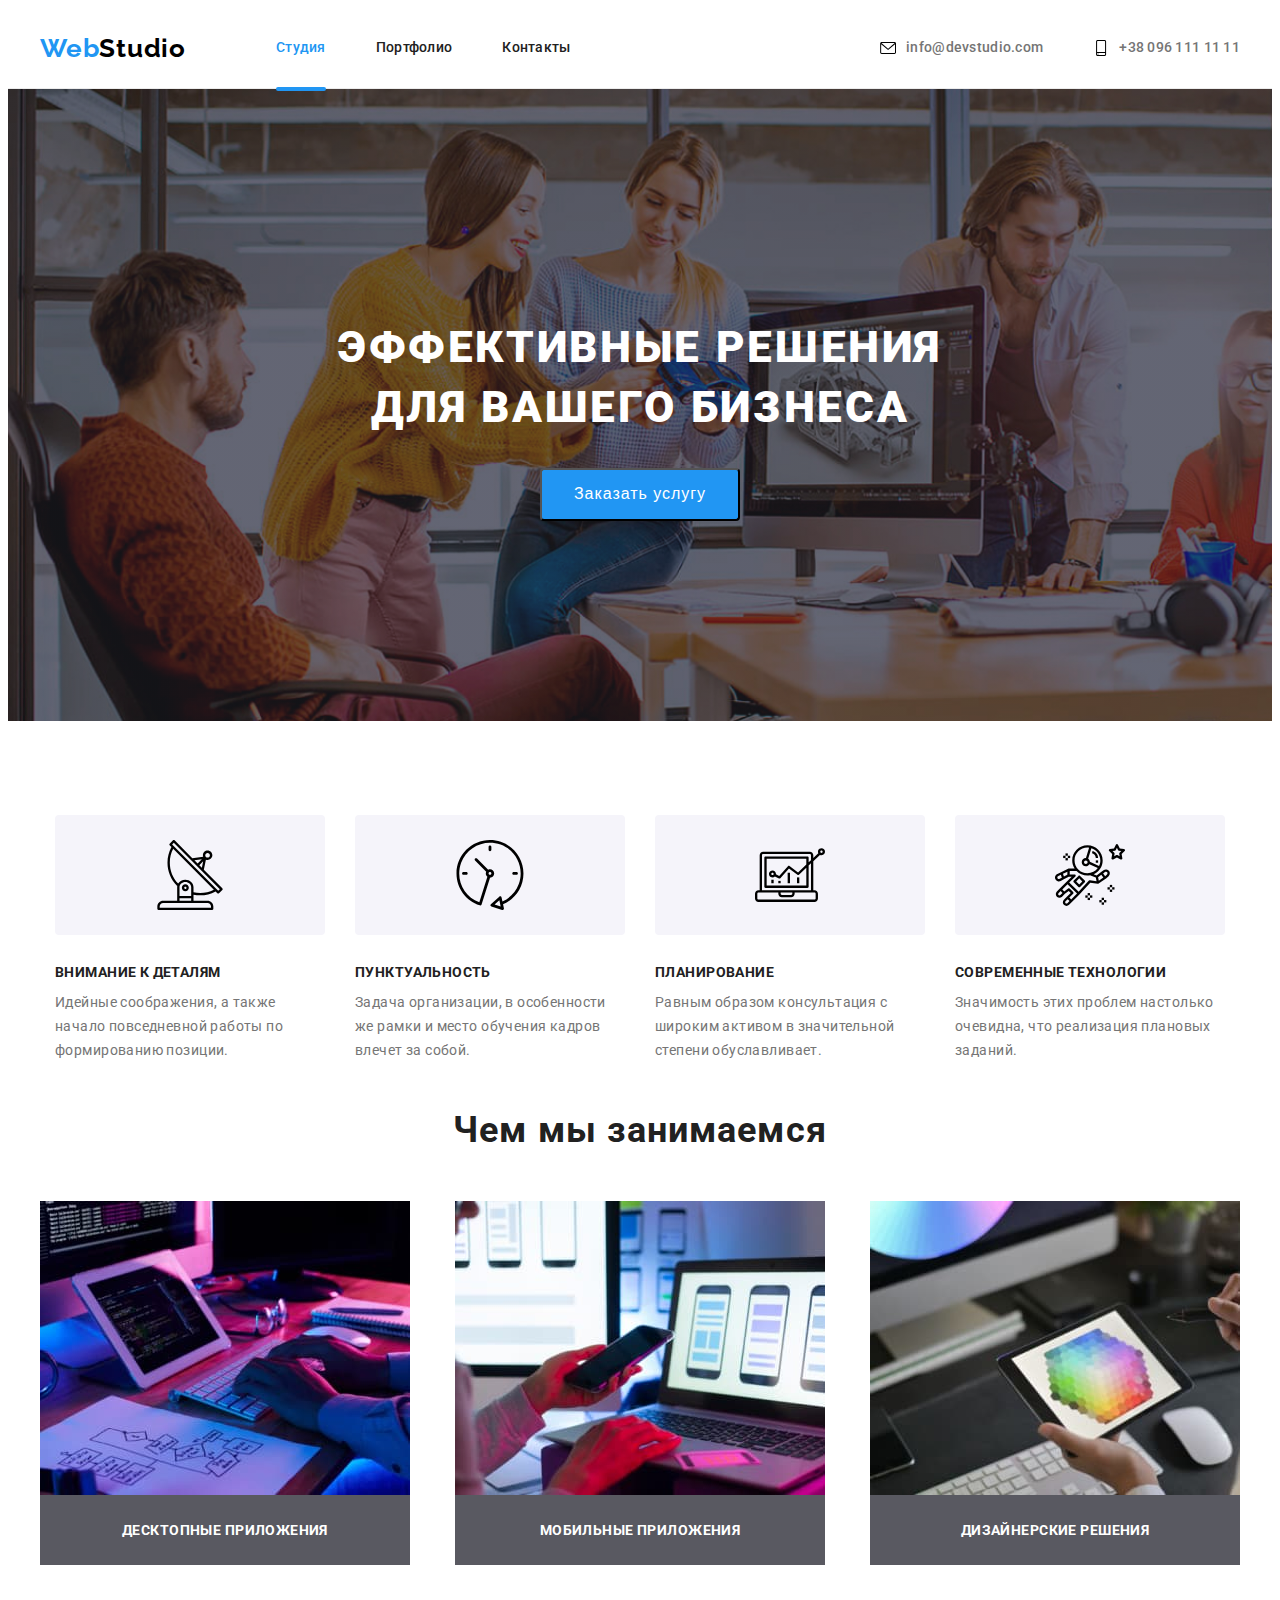
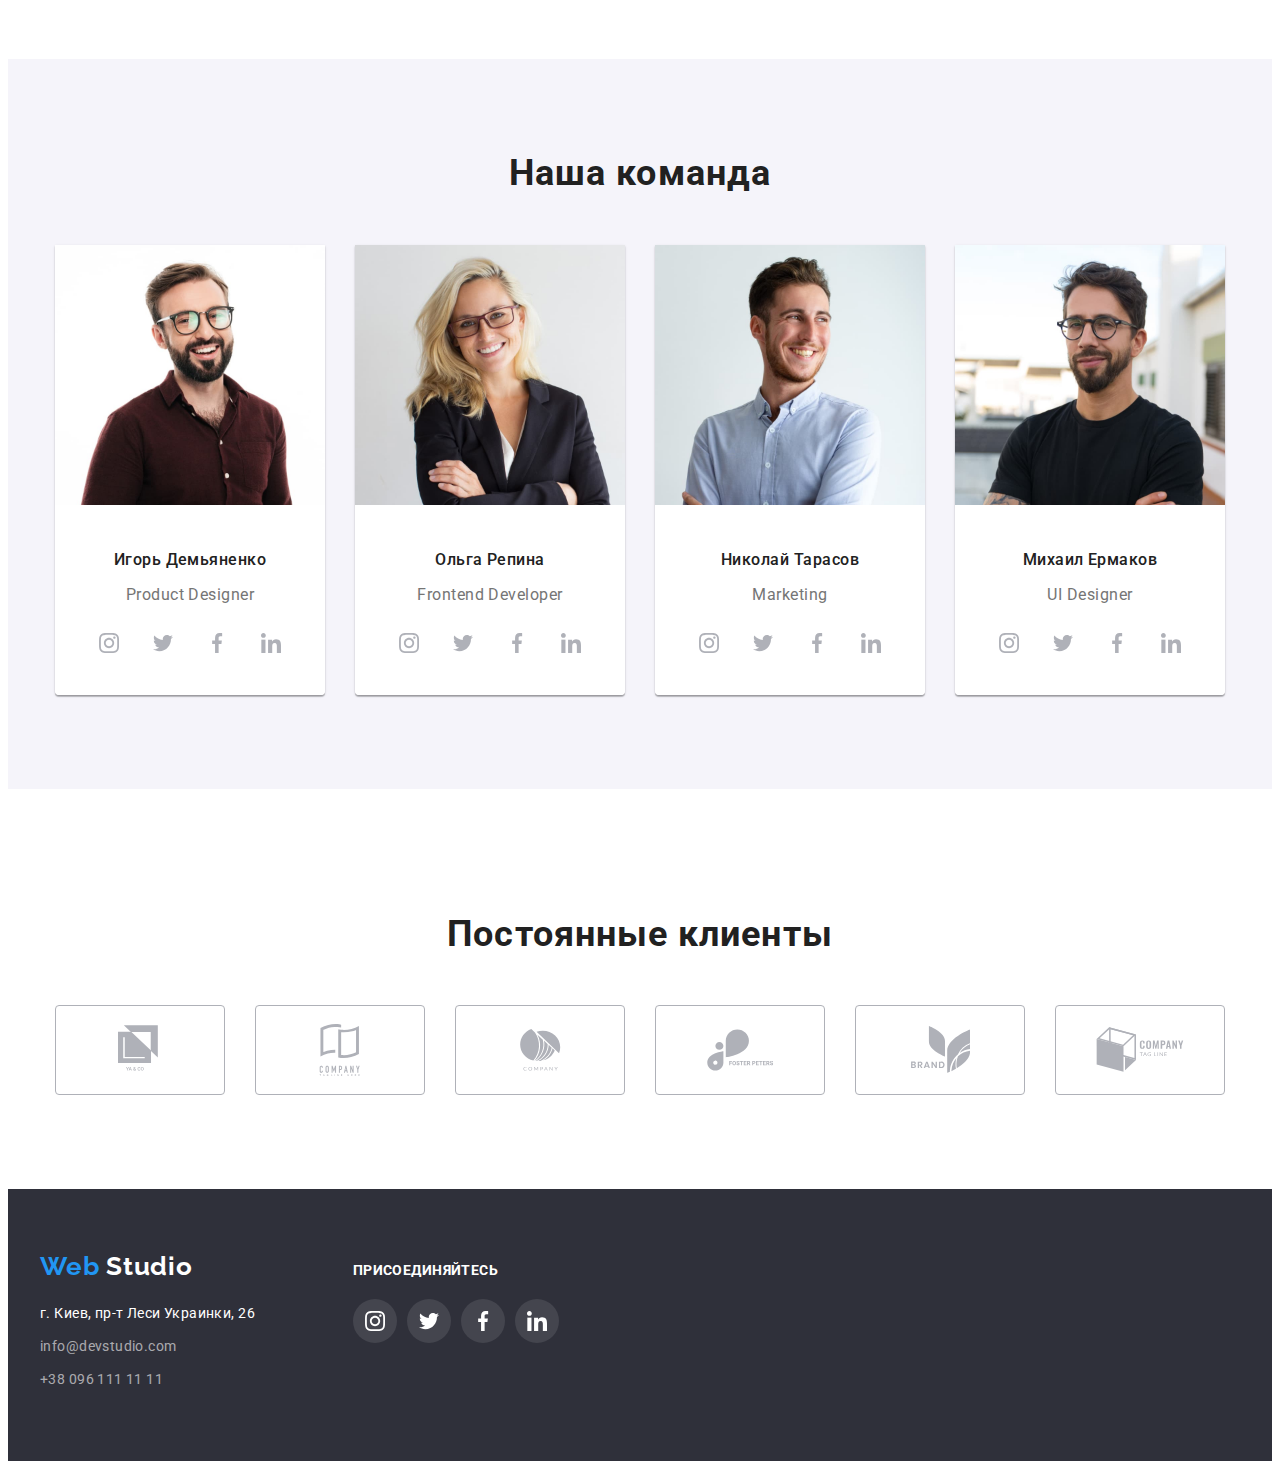
<file: index.html>
<!DOCTYPE html>
<html lang="ru">
<head>
    <meta charset="UTF-8">
    <meta http-equiv="X-UA-Compatible" content="IE=edge">
    <meta name="viewport" content="width=device-width, initial-scale=1.0">
      <!-- нормализатор -->
       <link rel="stylesheet" href="https://cdnjs.cloudflare.com/ajax/libs/modern-normalize/1.0.0/modern-normalize.css" 
             integrity="sha512-Zx6MlUMKSVJoQ+83OwhdILe8cSEsCzfqThJd7J/VA2UrK6Ctj85p+xzqfyuNXE5B1k25uUdmJ2OzItbBy9GHAQ==" 
             crossorigin="anonymous" />
      <!-- мои стили шрифтов -->
        <link rel="preconnect" href="https://fonts.gstatic.com">
      <!-- шрифты -->
        <link href="https://fonts.googleapis.com/css2?family=Roboto:wght@400;500;700;900&display=swap" 
             rel="stylesheet">
        <link rel="preconnect" href="https://fonts.gstatic.com">
        <link href="https://fonts.googleapis.com/css2?family=Raleway:wght@700&display=swap" rel="stylesheet">
       <!--Анимация-->
        <link rel="stylesheet" href="https://cdnjs.cloudflare.com/ajax/libs/animate.css/4.1.1/animate.min.css"
  />   <!-- подключение файла css-->
        <link rel="stylesheet" href="./css/styles.css"/>
        <title>Веб Студио</title>
</head>
<body class="body">
    <header class="header">
        <div class="main-heder container">
            <!-- hat -->
            <h2 class="visually-hidden" >Навигация</h2>
                <nav class="main-nav">
                    <a lang="en" class="logo link" href="WebStudio"><span class="web">Web</span>Studio</a>            
                        <ul class="navigation-list-website list">
                                <li class="navigation-list-item">
                                    <a class="navigation-link link currently"  href="./index.html">Студия</a>
                                </li>
                                <li class="navigation-list-item">
                                    <a class="navigation-link link" href="./portfolio.html">Портфолио</a>
                                </li>
                                <li class="navigation-list-item">
                                    <a class="navigation-link link" href="Контакты">Контакты</a>
                                </li>
                        </ul>
               </nav>
               <ul class="navigation-list list">
                    <li class="navigation-list-item">
                        <a class="email-link link" href="mailto:info@devstudio.com">
                            <svg class="letter-icon" >
                                <use href="./images/sprite.svg#icon-envelope-hover"></use>
                            </svg>info@devstudio.com
                        </a>
                    </li>
                    <li class="navigation-list-item">
                        <a class="tel-link link" href="tel:+380961111111">
                            <svg class="phone-icon" >
                                <use href="./images/sprite.svg#icon-smartphone"></use>
                            </svg>+38 096 111 11 11
                        </a>
                    </li>
                </ul>
        </div>
    </header>
    <main>
        <div>
         <!--Hero-->
            <section class="hero-top">
                <div class="top-hero container">
                <h1 class="main-title" >Эффективные решения для вашего бизнеса</h1>
                <button class="top-btn" type="button" data-modal-open>Заказать услугу</button>
                </div>
            </section>
         <!--specialty-->
            <section class="hero">
                <div class="container">
                    <h2 class="visually-hidden">специальность</h2>
                        <ul class="hero-one list">
                            <li class="hero-link">
                                <div  class="skills-block">
                                    <svg class="skills-icons" width="70" height="70">
                                        <use href="./images/sprite.svg#icon-antenna-1"></use>
                                    </svg>
                                </div>
                                <h3 class="specialty-title" >Внимание к деталям</h3>
                                <p class="description-spec" >Идейные соображения, а также начало повседневной работы по формированию позиции.</p>
                            </li>
                            <li class="hero-link">
                                <div class="skills-block">
                                    <svg class="skills-icons" width="70" height="70">
                                        <use href="./images/sprite.svg#icon-clock-2"></use>
                                    </svg>
                                </div>
                                <h3 class="specialty-title" >Пунктуальность</h3>
                                <p class="description-spec" >Задача организации, в особенности же рамки и место обучения кадров влечет за собой.</p>
                            </li>
                            <li class="hero-link">
                                <div  class="skills-block">
                                    <svg class="skills-icons" width="70" height="70">
                                        <use href="./images/sprite.svg#icon-diagram-3"></use>
                                    </svg>
                                </div>
                                <h3 class="specialty-title" >Планирование</h3>
                                <p class="description-spec" >Равным образом консультация с широким активом в значительной степени обуславливает.</p>
                            </li>
                            <li class="hero-link">
                                <div class="skills-block">
                                    <svg class="skills-icons" width="70" height="70">
                                        <use href="./images/sprite.svg#icon-astronaut-4"></use>
                                    </svg>
                                </div>
                                <h3 class="specialty-title" >Современные технологии</h3>
                                <p class="description-spec" >Значимость этих проблем настолько очевидна, что реализация плановых заданий.</p>
                            </li>    
                        </ul>
                </div>
            </section>
         <!--What are we doing-->
            <section class="we-doing">
                <div class="we-doing-one container">
                    <h2 class="main-two">Чем мы занимаемся</h2>
                        <div class="main-two-list">
                            <ul class="about-list list">
                                <li class="about-list-two">
                                    <img src="./images/what-are-we-doing/img.jpg" alt="набор кода" width="370" height="294">
                                    <p class="item-description">десктопные приложения</p>
                                </li>
                                <li class="about-list-two">
                                    <img src="./images/what-are-we-doing/img-1.jpg" alt="настройка вида уведомлений" width="370" height="294">
                                    <p class="item-description">мобильные приложения</p>
                                </li>
                                <li class="about-list-two">
                                    <img src="./images/what-are-we-doing/img-2.jpg" alt="цветовая палитра" width="370" height="294">
                                    <p class="item-description">дизайнерские решения</p>
                                </li>
                            </ul>
                        </div>
                </div>
            </section>

         <!--Our team-->
            <section class="our-team">
                <div class="main-two-list container">
                    <h2 class="main-two">Наша команда</h2>
                        <ul class="about-list list">
                            <li class="about-list-three">
                                <div class="team-list-content-wrapper">
                                    <img src="./images/our-team/img.jpg" alt="Игорь Демьяненко" width="270">
                                    <p class="overlay">Технокряк это современная площадка распостранения коронавируса. Компании используют эту платформу для цифрового шпионажа и атак на защищённые сервера конкуренктов.</p>
                                </div>
                                <div class="staff">
                                    <h3 class="staff-name" >Игорь Демьяненко</h3>
                                    <p class="position-staff" lang="en">Product Designer</p>
                                    <ul class="social-list list">
                                        <li class="social-links-list">
                                            <a class="social-link "> 
                                                <svg class="social-icon link" width="20" height="20">
                                                    <use href="./images/sprite.svg#icon-instagram-2"></use>
                                                </svg>
                                            </a>
                                        </li>
                                        <li>
                                            <a class="social-link"> 
                                                <svg class="social-icon" width="20" height="20">
                                                    <use href="./images/sprite.svg#icon-twitter-1">
                                                    </use>
                                                </svg>
                                            </a>
                                        </li>
                                        <li>
                                            <a class="social-link"> 
                                                <svg class="social-icon" width="20" height="20">
                                                    <use href="./images/sprite.svg#icon-facebook-1">
                                                    </use>
                                                </svg>
                                            </a>
                                        </li>
                                        <li>
                                            <a class="social-link"> 
                                                <svg class="social-icon" width="20" height="20">
                                                    <use href="./images/sprite.svg#icon-linkedin-1">
                                                    </use>
                                                </svg>
                                            </a>
                                        </li>
                                    </ul>
                                     
                                </div>
                            </li>
                            <li class="about-list-three">
                                    <img src="./images/our-team/img-1.jpg" alt="Ольга Репина" width="270" >
                                <div class="staff">
                                    <h3 class="staff-name">Ольга Репина</h3>
                                    <p class="position-staff" lang="en">Frontend Developer</p>
                                    <ul class="social-list list">
                                        <li>
                                            <a href=# class="social-link"> 
                                                <svg class="social-icon" width="20" height="20">
                                                    <use href="./images/sprite.svg#icon-instagram-2">
                                                    </use>
                                                </svg>
                                            </a>
                                        </li>
                                        <li>
                                            <a href=# class="social-link"> 
                                                <svg class="social-icon" width="20" height="20">
                                                    <use href="./images/sprite.svg#icon-twitter-1">
                                                    </use>
                                                </svg>
                                            </a>
                                        </li>
                                        <li>
                                            <a href=# class="social-link"> 
                                                <svg class="social-icon" width="20" height="20">
                                                    <use href="./images/sprite.svg#icon-facebook-1">
                                                    </use>
                                                </svg>
                                            </a>
                                        </li>
                                        <li>
                                            <a href=# class="social-link"> 
                                                <svg class="social-icon" width="20" height="20">
                                                    <use href="./images/sprite.svg#icon-linkedin-1">
                                                    </use>
                                                </svg>
                                            </a>
                                        </li>
                                    </ul>
                                </div>
                            </li>
                            <li class="about-list-three">
                                    <img src="./images/our-team/img-2.jpg" alt="Николай Тарасов" width="270">
                                <div class="staff">
                                    <h3 class="staff-name">Николай Тарасов</h3>
                                    <p class="position-staff" lang="en">Marketing</p>
                                    <ul class="social-list list">
                                        <li>
                                            <a href=# class="social-link"> 
                                                <svg class="social-icon" width="20" height="20">
                                                    <use href="./images/sprite.svg#icon-instagram-2">
                                                    </use>
                                                </svg>
                                            </a>
                                        </li>
                                        <li>
                                            <a href=# class="social-link"> 
                                                <svg class="social-icon" width="20" height="20">
                                                    <use href="./images/sprite.svg#icon-twitter-1">
                                                    </use>
                                                </svg>
                                            </a>
                                        </li>
                                        <li>
                                            <a href=# class="social-link"> 
                                                <svg class="social-icon" width="20" height="20">
                                                    <use href="./images/sprite.svg#icon-facebook-1">
                                                    </use>
                                                </svg>
                                            </a>
                                        </li>
                                        <li>
                                            <a href=# class="social-link"> 
                                                <svg class="social-icon" width="20" height="20">
                                                    <use href="./images/sprite.svg#icon-linkedin-1">
                                                    </use>
                                                </svg>
                                            </a>
                                        </li>
                                    </ul>
                                </div>
                            </li>
                            <li class="about-list-three">
                                    <img src="./images/our-team/img-3.jpg" alt="Михаил Ермаков" width="270">
                                <div class="staff">
                                    <h3 class="staff-name">Михаил Ермаков</h3>
                                    <p class="position-staff" lang="en">UI Designer</p>
                                    <ul class="social-list list">
                                        <li>
                                            <a href=# class="social-link"> 
                                                <svg class="social-icon" width="20" height="20">
                                                    <use href="./images/sprite.svg#icon-instagram-2">
                                                    </use>
                                                </svg>
                                            </a>
                                        </li>
                                        <li>
                                            <a href=# class="social-link"> 
                                                <svg class="social-icon" width="20" height="20">
                                                    <use href="./images/sprite.svg#icon-twitter-1">
                                                    </use>
                                                </svg>
                                            </a>
                                        </li>
                                        <li>
                                            <a href=# class="social-link"> 
                                                <svg class="social-icon" width="20" height="20">
                                                    <use href="./images/sprite.svg#icon-facebook-1">
                                                    </use>
                                                </svg>
                                            </a>
                                        </li>
                                        <li>
                                            <a href=# class="social-link"> 
                                                <svg class="social-icon" width="20" height="20">
                                                    <use href="./images/sprite.svg#icon-linkedin-1">
                                                    </use>
                                                </svg>
                                            </a>
                                        </li>
                                    </ul>
                                </div>
                                </li>
                        </ul>
                </div>
            </section>

            <section class="clients">
                <div class="container">
                    <h2 class="clients-title">Постоянные клиенты</h2>
                    <ul class="clients-list list">
                        <li class="clients-list-item">
                            <a href="" class="clients-list-link link">
                                <svg class="clients-icon" width="44" height="55">
                                <use href="./images/sprite.svg#icon-logo-company-1"></use>
                                </svg>
                            </a>
                        </li>
                        <li class="clients-list-item">
                            <a href="" class="clients-list-link link">
                                <svg class="clients-icon" width="48" height="52">
                                <use href="./images/sprite.svg#icon-logo-company-2"></use>
                                </svg>
                            </a>
                        </li>
                        <li class="clients-list-item">
                            <a href="" class="clients-list-link link">
                                <svg class="clients-icon" width="41" height="42">
                                <use href="./images/sprite.svg#icon-logo-company-3"></use>
                                </svg>
                            </a>
                        </li>
                        <li class="clients-list-item">
                            <a href="" class="clients-list-link link">
                                <svg class="clients-icon" width="79" height="42">
                                <use href="./images/sprite.svg#icon-logo-company-4"></use>
                                </svg>
                            </a>
                        </li>
                        <li class="clients-list-item">
                            <a href="" class="clients-list-link link">
                                <svg class="clients-icon" width="59" height="47">
                                <use href="./images/sprite.svg#icon-logo-company-5"></use>
                                </svg>
                            </a>
                        </li>
                        <li class="clients-list-item">
                            <a href="" class="clients-list-link link">
                                <svg class="clients-icon" width="88" height="45">
                                <use href="./images/sprite.svg#icon-logo-company-6"></use>
                                </svg>
                            </a>
                        </li>
                </ul>
                </div>
            </section>


        </div>
    </main>

    <footer class="top-address">
        <!--address, basement-->
        <div class="footer-one container">
            <h2 class="visually-hidden">Адресс</h2>
                <div class="footer-wraper">
                        <a lang="en" class="logo-footer link" href="WebStudio"><span class="web">Web</span><span class="web1"> Studio</span></a>
                    <address class="address">
                        <ul class="list">
                            <li class="address-link">
                                <a  class="address-one link" href="https://goo.gl/maps/q83fvALWa8goHh8Z8" target="_blank" rel="noopener noreferrer">г. Киев, пр-т Леси Украинки, 26</a>
                            </li>
                            <li class="address-link">
                                <a  class="address-item link" href="mailto:info@devstudio.com">info@devstudio.com</a>
                            </li>
                            <li class="address-link">
                                <a  class="address-item link" href="tel:+380961111111">+38 096 111 11 11</a>
                            </li>
                        </ul>
                    </address>
                </div>
                <div class="footer-social">
                <p class="footer-social-title"> Присоединяйтесь</p>
                    <ul class="social-footer-list list">
                        <li class="social-list-item">
                            <a href="" class="footer-social-link link">
                                <svg class="footer-social-icon">
                                <use href="./images/sprite.svg#icon-instagram-2">
                                </use>
                                </svg>
                            </a>
                        </li>
                        <li class="social-list-item">
                            <a href="" class="footer-social-link link">
                                <svg class="footer-social-icon">
                                <use href="./images/sprite.svg#icon-twitter-1">
                                </use>
                                </svg>
                            </a>
                        </li>
                        <li class="social-list-item">
                            <a href="" class="footer-social-link link">
                                <svg class="footer-social-icon">
                                <use href="./images/sprite.svg#icon-facebook-1">
                                </use>
                                </svg>
                            </a>
                        </li>
                        <li class="social-list-item">
                            <a href="" class="footer-social-link link">
                                <svg class="footer-social-icon">
                                <use href="./images/sprite.svg#icon-linkedin-1">
                                </use>
                                </svg>
                            </a>
                        </li>
                    </ul>
                </div>
        </div>
    </footer>

    <div class="backdrop is-hidden" data-modal>
        <div class="modal">
            <button class="close-btm" type="button" data-modal-close>
                <svg class="close-btm-icon" width="12" height="12">
                    <use href="./images/sprite.svg#icon-close"></use>
                </svg>
            </button>
        </div>
    </div>
    <script src="./css/js/modal.js"></script>
    </body>
</html>
</file>
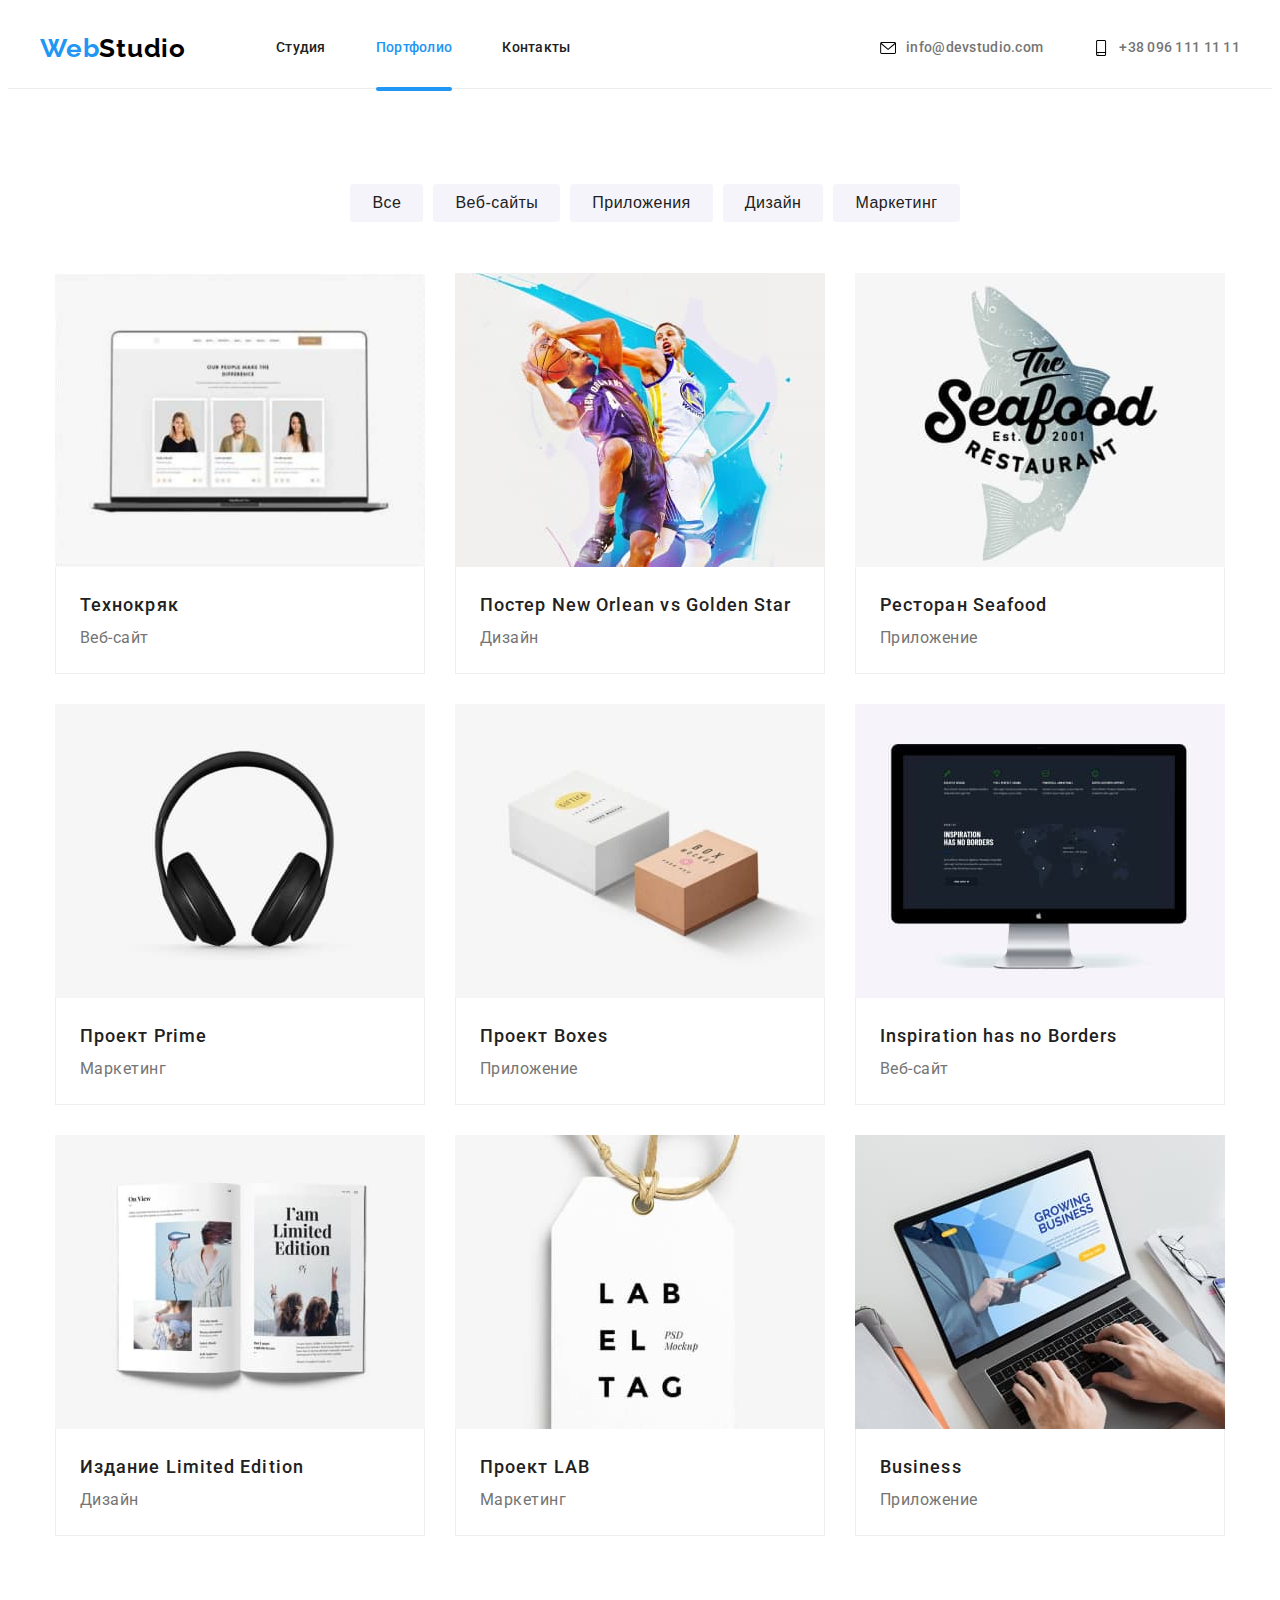
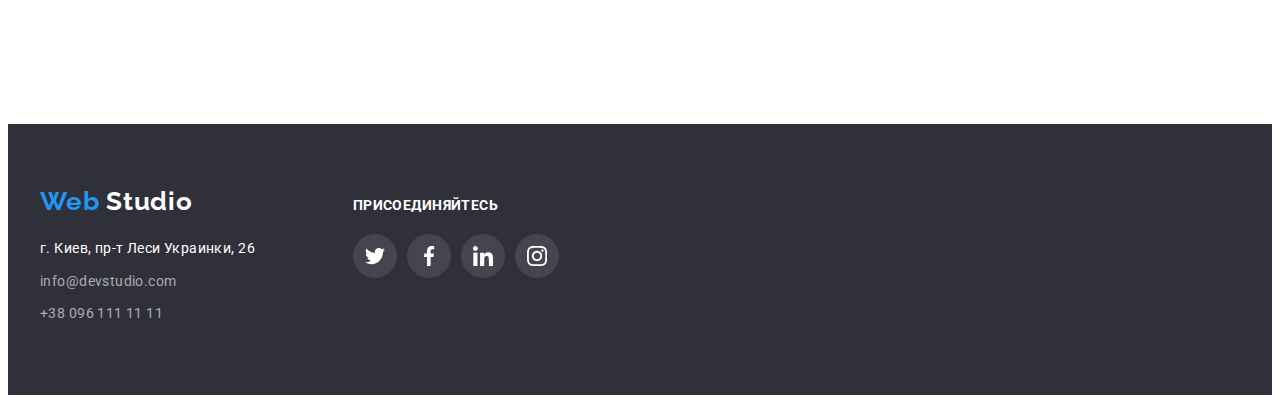
<file: portfolio.html>
<!DOCTYPE html>
<html lang="ru">
<head>
    <meta charset="UTF-8">
    <meta http-equiv="X-UA-Compatible" content="IE=edge">
    <meta name="viewport" content="width=device-width, initial-scale=1.0">
    <!-- нормализатор -->
        <link rel="stylesheet" href="https://cdnjs.cloudflare.com/ajax/libs/modern-normalize/1.0.0/modern-normalize.min.css" 
             integrity="sha512-ISS7cAi1PEhQ8jnbJpJZMd29NlhNj4AWYyLOSp2CE/CsHxTCu+r+t0D2yoJudVrd0/8fTVPUVDzY5Tvli75u/g==" 
             crossorigin="anonymous" />
      <!-- мои стили шрифтов -->
        <link rel="preconnect" href="https://fonts.gstatic.com">
      <!-- шрифты -->
        <link href="https://fonts.googleapis.com/css2?family=Roboto:wght@400;500;700;900&display=swap" 
             rel="stylesheet">
        <link rel="preconnect" href="https://fonts.gstatic.com">
        <link href="https://fonts.googleapis.com/css2?family=Raleway:wght@700&display=swap" rel="stylesheet">
       <!--Анимация-->
       <link rel="stylesheet" href="https://cdnjs.cloudflare.com/ajax/libs/animate.css/4.1.1/animate.min.css">
      <!-- подключение файла css-->
        <link rel="stylesheet" href="./css/styles.css"/>
        <title>Portfolio</title>
</head>
<body class="body">
    <header class="header">
        <div class="main-heder container">
            <!-- hat -->
            <h2 class="visually-hidden" >Навигация</h2>
                <nav class="main-nav">
                    <a lang="en" class="logo link" href="WebStudio"><span class="web">Web</span>Studio</a>            
                        <ul class="navigation-list-website list">
                                <li class="navigation-list-item">
                                    <a class="navigation-link link"  href="./index.html">Студия</a>
                                </li>
                                <li class="navigation-list-item">
                                    <a class="navigation-link link currently" href="./portfolio.html">Портфолио</a>
                                </li>
                                <li class="navigation-list-item">
                                    <a class="navigation-link link" href="Контакты">Контакты</a>
                                </li>
                        </ul>
               </nav>
               <ul class="navigation-list list">
                    <li class="navigation-list-item">
                        <a class="email-link link" href="mailto:info@devstudio.com">
                            <svg class="letter-icon" >
                                <use href="./images/sprite.svg#icon-envelope-hover"></use>
                            </svg>info@devstudio.com
                        </a>
                    </li>
                    <li class="navigation-list-item">
                        <a class="tel-link link" href="tel:+380961111111">
                            <svg class="phone-icon" >
                                <use href="./images/sprite.svg#icon-smartphone"></use>
                            </svg>+38 096 111 11 11
                        </a>
                    </li>
                </ul>
        </div>
    </header>
    <main>
        
         <!--navigation-->
    <section class="navigation">
        <div class="container">
            <h1 hidden>Портфолио</h1>
                <ul class="list-btn list">
                    <li class="nav-btn"><button class="modal-btn" type="button">Все</button></li>
                    <li class="nav-btn"><button class="modal-btn" type="button">Веб-сайты</button></li>
                    <li class="nav-btn"><button class="modal-btn" type="button">Приложения</button></li>
                    <li class="nav-btn"><button class="modal-btn" type="button">Дизайн</button></li>
                    <li class="nav-btn"><button class="modal-btn" type="button">Маркетинг</button></li>
                </ul>
                <div class="portfolio">
                    <ul class="portfolio-one list">
                        <li class="portfolio-item"> 
                            <a class="project-item-image link">
                                <div class="team-list-content-wrapper">
                                    <img src="./images/portfolio/img.jpg" alt="Технокряк" width="370" height="294">
                                    <p class="overlay">Технокряк это современная площадка распостранения коронавируса. Компании используют эту платформу для цифрового шпионажа и атак на защищённые сервера конкуренктов.</p>
                                </div>
                                <div class="web-site">
                                    <h2 class="web-site-title">Технокряк</h2>
                                    <p class="scope-title">Веб-сайт</p>
                                </div>
                            </a>
                        </li>
                        <li class="portfolio-item">
                            <a class="project-item-image link">
                                <div class="team-list-content-wrapper">
                                    <img src="./images/portfolio/img-(1).jpg" alt="Постер New Orlean vs Golden Star" width="370" height="294">
                                    <p class="overlay">Технокряк это современная площадка распостранения коронавируса. Компании используют эту платформу для цифрового шпионажа и атак на защищённые сервера конкуренктов.</p>
                                </div>
                                <div class="web-site">
                                    <h2 class="web-site-title">Постер <span lang="en">New Orlean vs Golden Star </span></h2>
                                    <p class="scope-title">Дизайн</p>
                                </div>
                            </a>
                        </li>
                        <li class="portfolio-item">
                            <a class="project-item-image link">
                                <div class="team-list-content-wrapper">
                                    <img src="./images/portfolio/img-(2).jpg" alt="Ресторан Seafood" width="370" height="294">
                                    <p class="overlay">Технокряк это современная площадка распостранения коронавируса. Компании используют эту платформу для цифрового шпионажа и атак на защищённые сервера конкуренктов.</p>
                                </div>
                                <div class="web-site">
                                    <h2 class="web-site-title">Ресторан <span lang="en">Seafood</span> </h2>
                                    <p class="scope-title">Приложение</p>
                                </div>
                            </a>
                        </li>

                        <li class="portfolio-item">
                            <a class="project-item-image link">
                                <div class="team-list-content-wrapper">
                                    <img src="./images/portfolio/img-(3).jpg" alt="Проект Prime" width="370" height="294">
                                    <p class="overlay">Технокряк это современная площадка распостранения коронавируса. Компании используют эту платформу для цифрового шпионажа и атак на защищённые сервера конкуренктов.</p>
                                </div>
                                <div class="web-site">
                                    <h2 class="web-site-title">Проект <span lang="en">Prime</span></h2>
                                    <p class="scope-title">Маркетинг</p>
                                </div>
                            </a>
                        </li>
                        <li class="portfolio-item">
                            <a class="project-item-image link">
                                <div class="team-list-content-wrapper">
                                    <img src="./images/portfolio/img-(4).jpg" alt="Проект Boxes" width="370" height="294">
                                    <p class="overlay">Технокряк это современная площадка распостранения коронавируса. Компании используют эту платформу для цифрового шпионажа и атак на защищённые сервера конкуренктов.</p>
                                </div>
                                <div class="web-site">
                                    <h2 class="web-site-title">Проект <span lang="en">Boxes</span></h2>
                                    <p class="scope-title">Приложение</p>
                                </div>
                            </a>
                        </li>
                        <li class="portfolio-item">
                            <a class="project-item-image link">
                                <div class="team-list-content-wrapper">
                                    <img src="./images/portfolio/img-(5).jpg" alt="Inspiration has no Borders" width="370" height="294">
                                    <p class="overlay">Технокряк это современная площадка распостранения коронавируса. Компании используют эту платформу для цифрового шпионажа и атак на защищённые сервера конкуренктов.</p>
                                </div>
                                <div class="web-site">
                                    <h3 class="web-site-title"><span lang="en">Inspiration has no Borders</span></h3>
                                    <p class="scope-title">Веб-сайт</p>
                                </div>
                            </a>
                        </li>
                        <li class="portfolio-item">
                            <a class="project-item-image link">
                                <div class="team-list-content-wrapper">
                                    <img src="./images/portfolio/img-(6).jpg" alt="Издание Limited Edition" width="370" height="294">
                                    <p class="overlay">Технокряк это современная площадка распостранения коронавируса. Компании используют эту платформу для цифрового шпионажа и атак на защищённые сервера конкуренктов.</p>
                                </div>
                                <div class="web-site">
                                    <h3 class="web-site-title">Издание <span lang="en">Limited Edition</span></h3>
                                    <p class="scope-title">Дизайн</p>
                                </div>
                            </a>
                        </li>
                        <li class="portfolio-item">
                            <a class="project-item-image link">
                                <div class="team-list-content-wrapper">
                                    <img src="./images/portfolio/img-(7).jpg" alt="Проект LAB" width="370" height="294">
                                    <p class="overlay">Технокряк это современная площадка распостранения коронавируса. Компании используют эту платформу для цифрового шпионажа и атак на защищённые сервера конкуренктов.</p>
                                </div>
                                <div class="web-site">
                                    <h3 class="web-site-title">Проект <span lang="en">LAB</span></h3>
                                    <p class="scope-title">Маркетинг</p>
                                </div>
                            </a>
                        </li>
                        <li class="portfolio-item">
                            <a class="project-item-image link">
                                <div class="team-list-content-wrapper">
                                    <img src="./images/portfolio/img-(8).jpg" alt="Growing Business" width="370" height="294">
                                    <p class="overlay">Технокряк это современная площадка распостранения коронавируса. Компании используют эту платформу для цифрового шпионажа и атак на защищённые сервера конкуренктов.</p>
                                </div>
                                <div class="web-site">
                                    <h3 class="web-site-title"> <span lang="en">Business</span></h3>
                                    <p class="scope-title">Приложение</p>
                                </div>
                            </a>
                        </li>
                    </ul>
                </div>
        </div>
    </section>
      
    </main>

    <footer class="top-address">
        <!--address, basement-->
        <div class="footer-one container">
            <h2 class="visually-hidden">Адресс</h2>
                <div class="footer-wraper">
                        <a lang="en" class="logo-footer link" href="WebStudio"><span class="web">Web</span><span class="web1"> Studio</span></a>
                    <address class="address">
                        <ul class="list">
                            <li class="address-link">
                                <a  class="address-one link" href="https://goo.gl/maps/q83fvALWa8goHh8Z8" target="_blank" rel="noopener noreferrer">г. Киев, пр-т Леси Украинки, 26</a>
                            </li>
                            <li class="address-link">
                                <a  class="address-item link" href="mailto:info@devstudio.com">info@devstudio.com</a>
                            </li>
                            <li class="address-link">
                                <a  class="address-item link" href="tel:+380961111111">+38 096 111 11 11</a>
                            </li>
                        </ul>
                    </address>
                </div>
                <div class="footer-social">
                <p class="footer-social-title"> Присоединяйтесь</p>
                    <ul class="social-footer-list list">
                        <li class="social-list-item">
                            <a href="" class="footer-social-link link">
                                <svg class="footer-social-icon">
                                <use href="./images/sprite.svg#icon-twitter-1">
                                </use>
                                </svg>
                            </a>
                        </li>
                        <li class="social-list-item">
                            <a href="" class="footer-social-link link">
                                <svg class="footer-social-icon">
                                <use href="./images/sprite.svg#icon-facebook-1">
                                </use>
                                </svg>
                            </a>
                        </li>
                        <li class="social-list-item">
                            <a href="" class="footer-social-link link">
                                <svg class="footer-social-icon">
                                <use href="./images/sprite.svg#icon-linkedin-1">
                                </use>
                                </svg>
                            </a>
                        </li>
                        <li class="social-list-item">
                            <a href="" class="footer-social-link link">
                                <svg class="footer-social-icon">
                                <use href="./images/sprite.svg#icon-instagram-2">
                                </use>
                                </svg>
                            </a>
                        </li>
                    </ul>
                </div>
        </div>
    </footer>

    </body>
</html>
</file>
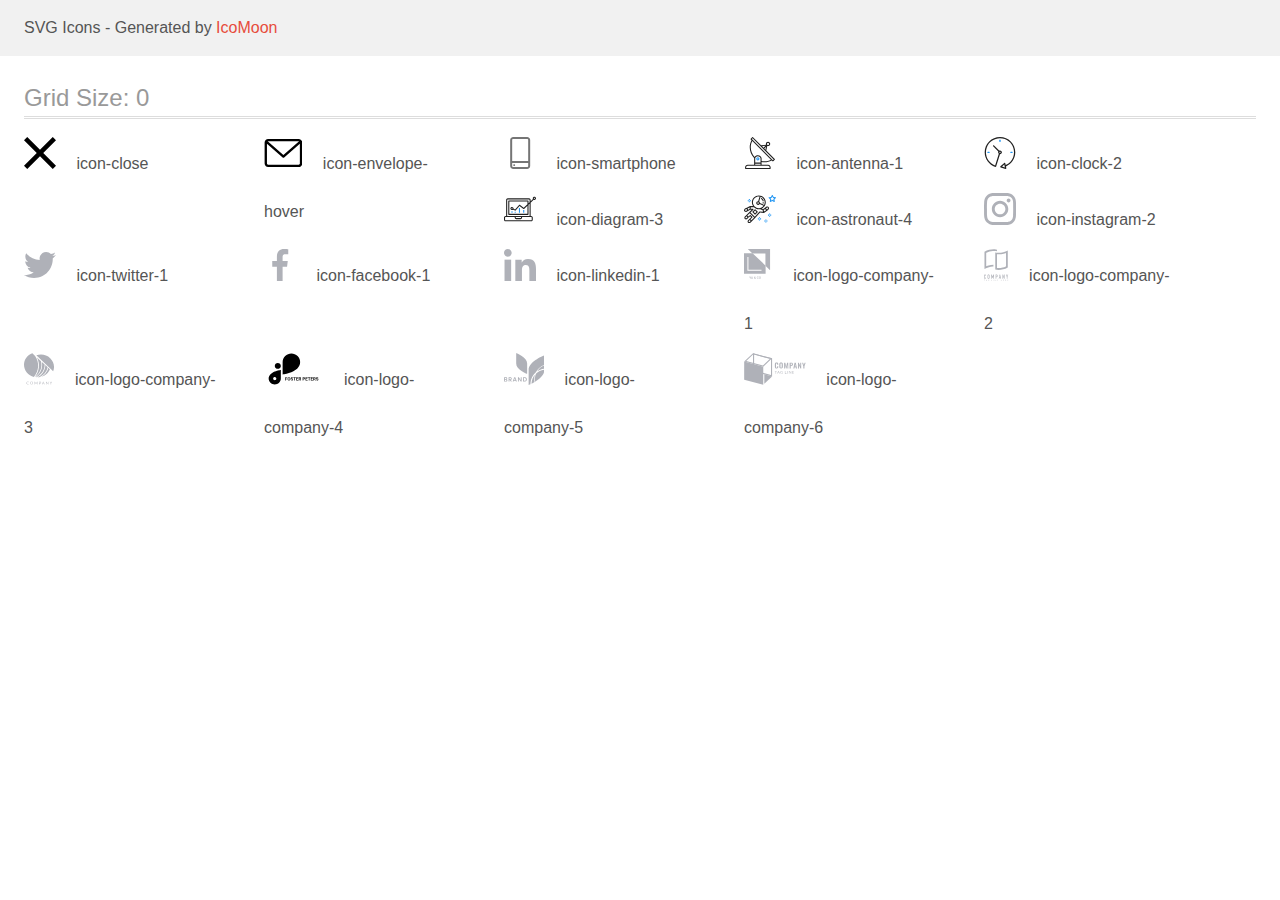
<file: images/icom-all/icomoon/demo.html>
<!doctype html>
<html>
<head>
    <title>IcoMoon - SVG Icons</title>
    <meta charset="utf-8">
    <meta name="viewport" content="width=device-width, initial-scale=1">
    <link rel="stylesheet" href="demo-files/demo.css">
    <link rel="stylesheet" href="style.css">
</head>
<body>
<svg aria-hidden="true" style="position: absolute; width: 0; height: 0; overflow: hidden;" version="1.1" xmlns="http://www.w3.org/2000/svg" xmlns:xlink="http://www.w3.org/1999/xlink">
<defs>
<symbol id="icon-close" viewBox="0 0 32 32">
<path d="M32 3.223l-3.223-3.223-12.777 12.777-12.777-12.777-3.223 3.223 12.777 12.777-12.777 12.777 3.223 3.223 12.777-12.777 12.777 12.777 3.223-3.223-12.777-12.777 12.777-12.777z"></path>
</symbol>
<symbol id="icon-envelope-hover" viewBox="0 0 38 32">
<path d="M34.478 1.9h-30.55c-1.944 0-3.525 1.581-3.525 3.525v21.15c0 1.944 1.581 3.525 3.525 3.525h30.55c1.944 0 3.525-1.581 3.525-3.525v-21.15c0-1.944-1.581-3.525-3.525-3.525zM34.478 4.25c0.159 0 0.312 0.033 0.45 0.091l-15.725 13.629-15.725-13.629c0.139-0.058 0.291-0.091 0.45-0.091h30.55zM34.478 27.75h-30.55c-0.648 0-1.175-0.527-1.175-1.175v-19.751l15.68 13.589c0.222 0.192 0.495 0.287 0.77 0.287s0.548-0.095 0.77-0.287l15.68-13.589v19.751c0 0.648-0.527 1.175-1.175 1.175z"></path>
</symbol>
<symbol id="icon-smartphone" viewBox="0 0 32 32">
<path fill="#757575" style="fill: var(--color1, #757575)" d="M23.177 0h-14c-1.654 0-3 1.346-3 3v26c0 1.654 1.346 3 3 3h14c1.654 0 3-1.346 3-3v-26c0-1.654-1.346-3-3-3zM9.177 2h14c0.552 0 1 0.448 1 1v21h-16v-21c0-0.552 0.448-1 1-1zM23.177 30h-14c-0.552 0-1-0.448-1-1v-3h16v3c0 0.552-0.448 1-1 1z"></path>
<path fill="#757575" style="fill: var(--color1, #757575)" d="M10.884 27.478c0.391 0.365 0.391 0.956 0 1.321s-1.024 0.365-1.414 0c-0.391-0.365-0.391-0.956 0-1.321s1.024-0.365 1.414 0z"></path>
</symbol>
<symbol id="icon-antenna-1" viewBox="0 0 32 32">
<path fill="#212121" style="fill: var(--color2, #212121)" d="M30.773 22.098l-8.443-8.505 0.937-4.615c0.242 0.094 0.499 0.144 0.758 0.146h0.006c1.192 0.014 2.17-0.941 2.184-2.133s-0.941-2.17-2.133-2.184c-1.192-0.014-2.17 0.941-2.184 2.133-0.003 0.255 0.039 0.509 0.125 0.749l-4.96 0.605-8.091-8.133c-0.099-0.101-0.235-0.159-0.377-0.16-0.14 0.001-0.274 0.056-0.373 0.155l-1.513 1.504c-0.208 0.208-0.208 0.546 0 0.754l0.814 0.826c-3.153 5.798-2.129 12.978 2.519 17.663 0.043 0.041 0.092 0.074 0.146 0.098-0.034 0.18-0.051 0.364-0.052 0.547v6.187h-6.4c-1.472 0.002-2.665 1.195-2.667 2.667v1.067c0 0.295 0.239 0.533 0.533 0.533h24.533c0.295 0 0.533-0.239 0.533-0.533v-1.067c-0.002-1.472-1.195-2.665-2.667-2.667h-6.4v-2.742c1.003 0.21 2.024 0.317 3.049 0.32 2.458-0.003 4.877-0.615 7.040-1.783l0.818 0.823c0.099 0.101 0.235 0.159 0.377 0.16 0.14-0.001 0.274-0.056 0.373-0.155l1.513-1.504c0.208-0.208 0.208-0.546 0-0.754zM23.28 6.233c0.418-0.415 1.093-0.414 1.508 0.004s0.414 1.093-0.004 1.508c-0.2 0.199-0.47 0.31-0.752 0.31h-0.003c-0.589-0.003-1.064-0.483-1.061-1.072 0.002-0.282 0.115-0.552 0.314-0.751h-0.002zM22.024 9.738l-0.598 2.946-1.175-1.182 1.774-1.763zM21.419 8.836l-1.92 1.909-1.485-1.493 3.405-0.415zM24.004 28.8c0.884 0 1.6 0.716 1.6 1.6v0.533h-23.467v-0.533c0-0.884 0.716-1.6 1.6-1.6h20.267zM16.537 26.667v1.067h-5.333v-1.067h5.333zM11.204 25.6v-4.053c0-1.294 1.196-2.347 2.667-2.347s2.667 1.053 2.667 2.347v4.053h-5.333zM17.604 23.904v-2.357c0-1.882-1.675-3.413-3.733-3.413-1.331-0.020-2.576 0.657-3.281 1.786-4.058-4.274-4.971-10.645-2.279-15.887l18.602 18.708c-2.872 1.461-6.165 1.873-9.309 1.163zM28.893 23.22l-21.057-21.181 0.755-0.752 7.935 7.98c0.004 0 0.006 0.007 0.010 0.010l13.115 13.191-0.757 0.752z"></path>
<path fill="#2196f3" style="fill: var(--color3, #2196f3)" d="M13.876 20.267h-0.005c-0.884-0.001-1.601 0.714-1.602 1.598s0.714 1.601 1.598 1.602h0.005c0.884 0.001 1.601-0.714 1.602-1.598s-0.714-1.601-1.598-1.602zM14.249 22.245c-0.1 0.1-0.236 0.156-0.378 0.155-0.295-0.002-0.532-0.242-0.531-0.536 0.001-0.141 0.057-0.276 0.157-0.375s0.233-0.154 0.373-0.155c0.295 0.002 0.532 0.241 0.53 0.536-0.001 0.141-0.057 0.276-0.157 0.375h0.005z"></path>
</symbol>
<symbol id="icon-clock-2" viewBox="0 0 32 32">
<path fill="#212121" style="fill: var(--color2, #212121)" d="M31.297 15.301c-0.002-8.452-6.855-15.303-15.308-15.301s-15.303 6.855-15.301 15.308c0.001 6.658 4.307 12.551 10.649 14.576 0.061 0.019 0.124 0.029 0.187 0.029 0.121-0 0.239-0.032 0.342-0.094 0.135-0.080 0.236-0.207 0.283-0.356l3.865-12.25c1.057-0.005 1.909-0.866 1.903-1.923s-0.866-1.909-1.923-1.903c-0.284 0.001-0.565 0.067-0.82 0.191l-5.106-5.107c-0.253-0.245-0.657-0.238-0.902 0.016-0.239 0.247-0.239 0.639 0 0.886l5.103 5.109c-0.392 0.799-0.168 1.764 0.536 2.309l-3.683 11.673c-7.278-2.681-11.004-10.754-8.323-18.032s10.754-11.004 18.032-8.323 11.004 10.754 8.323 18.032c-1.31 3.556-4.001 6.431-7.462 7.973l-0.398-1.874c-0.073-0.344-0.411-0.565-0.756-0.492-0.109 0.023-0.209 0.074-0.292 0.148l-3.837 3.426c-0.263 0.234-0.287 0.637-0.052 0.9 0.076 0.085 0.174 0.149 0.283 0.184l4.899 1.563c0.335 0.108 0.694-0.077 0.802-0.412 0.034-0.106 0.040-0.219 0.017-0.328l-0.391-1.839c5.664-2.388 9.342-7.942 9.329-14.089zM15.992 14.664c0.352 0 0.638 0.286 0.638 0.638s-0.286 0.638-0.638 0.638c-0.352 0-0.638-0.285-0.638-0.638s0.285-0.638 0.638-0.638zM18.093 29.528l2.184-1.948 0.603 2.84-2.787-0.892z"></path>
<path fill="#2196f3" style="fill: var(--color3, #2196f3)" d="M15.354 3.185v1.275c0 0.352 0.285 0.638 0.638 0.638s0.638-0.285 0.638-0.638v-1.275c0-0.352-0.286-0.638-0.638-0.638s-0.638 0.286-0.638 0.638z"></path>
<path fill="#2196f3" style="fill: var(--color3, #2196f3)" d="M3.876 14.664c-0.352 0-0.638 0.286-0.638 0.638s0.285 0.638 0.638 0.638h1.275c0.352 0 0.638-0.285 0.638-0.638s-0.285-0.638-0.638-0.638h-1.275z"></path>
<path fill="#2196f3" style="fill: var(--color3, #2196f3)" d="M28.108 15.939c0.352 0 0.638-0.285 0.638-0.638s-0.285-0.638-0.638-0.638h-1.275c-0.352 0-0.638 0.286-0.638 0.638s0.286 0.638 0.638 0.638h1.275z"></path>
</symbol>
<symbol id="icon-diagram-3" viewBox="0 0 32 32">
<path fill="#2196f3" style="fill: var(--color3, #2196f3)" d="M14.926 14.965h1.066v4.798h-1.066v-4.797z"></path>
<path fill="#2196f3" style="fill: var(--color3, #2196f3)" d="M19.19 17.097h1.066v2.665h-1.066v-2.665z"></path>
<path fill="#2196f3" style="fill: var(--color3, #2196f3)" d="M10.661 18.696h1.066v1.066h-1.066v-1.066z"></path>
<path fill="#2196f3" style="fill: var(--color3, #2196f3)" d="M7.463 18.163h1.066v1.599h-1.066v-1.599z"></path>
<path fill="#212121" style="fill: var(--color2, #212121)" d="M1.599 28.291h25.587c0.883 0 1.599-0.716 1.599-1.599v-2.132c0-0.883-0.716-1.599-1.599-1.599h-0.533v-13.293l3.028-2.868c0.703 0.346 1.553 0.136 2.013-0.499s0.396-1.508-0.152-2.068-1.42-0.644-2.065-0.198c-0.644 0.446-0.873 1.292-0.542 2.002l-2.281 2.163v-1.23c0-0.883-0.716-1.599-1.599-1.599h-21.322c-0.883 0-1.599 0.716-1.599 1.599v15.992h-0.533c-0.883 0-1.599 0.716-1.599 1.599v2.132c0 0.883 0.716 1.599 1.599 1.599zM30.384 4.837c0.294 0 0.533 0.239 0.533 0.533s-0.239 0.533-0.533 0.533c-0.294 0-0.533-0.239-0.533-0.533s0.239-0.533 0.533-0.533zM3.198 6.969c0-0.294 0.239-0.533 0.533-0.533h21.322c0.294 0 0.533 0.239 0.533 0.533v2.239l-1.066 1.013v-2.186c0-0.294-0.239-0.533-0.533-0.533h-19.19c-0.294 0-0.533 0.239-0.533 0.533v13.326c0 0.294 0.239 0.533 0.533 0.533h19.19c0.294 0 0.533-0.239 0.533-0.533v-9.674l1.066-1.010v12.284h-22.388v-15.992zM7.996 13.899c-0.721-0.002-1.354 0.478-1.546 1.174s0.105 1.433 0.725 1.801c0.62 0.368 1.41 0.276 1.928-0.226l1.853 0.93c0.215 0.108 0.476 0.057 0.636-0.123l3.939-4.431 3.872 2.901c0.208 0.156 0.498 0.139 0.686-0.039l3.365-3.188v8.131h-18.124v-12.26h18.124v2.66l-3.771 3.572-3.904-2.927c-0.222-0.166-0.534-0.135-0.718 0.072l-3.993 4.493-1.493-0.746c0.011-0.064 0.018-0.129 0.020-0.193 0-0.883-0.716-1.599-1.599-1.599zM8.529 15.498c0 0.294-0.239 0.533-0.533 0.533s-0.533-0.239-0.533-0.533c0-0.294 0.239-0.533 0.533-0.533s0.533 0.239 0.533 0.533zM11.727 24.027h5.331v0.533c0 0.294-0.239 0.533-0.533 0.533h-4.264c-0.294 0-0.533-0.239-0.533-0.533v-0.533zM1.066 24.56c0-0.294 0.239-0.533 0.533-0.533h9.062v0.533c0 0.883 0.716 1.599 1.599 1.599h4.264c0.883 0 1.599-0.716 1.599-1.599v-0.533h9.062c0.294 0 0.533 0.239 0.533 0.533v2.132c0 0.294-0.239 0.533-0.533 0.533h-25.587c-0.294 0-0.533-0.239-0.533-0.533v-2.132z"></path>
</symbol>
<symbol id="icon-astronaut-4" viewBox="0 0 32 32">
<path fill="#2196f3" style="fill: var(--color3, #2196f3)" d="M31.974 4.524c-0.063-0.193-0.229-0.333-0.43-0.363l-1.91-0.278-0.855-1.731c-0.179-0.365-0.777-0.365-0.956 0l-0.855 1.731-1.91 0.278c-0.201 0.029-0.367 0.17-0.431 0.363-0.062 0.193-0.011 0.405 0.135 0.547l1.383 1.348-0.326 1.903c-0.034 0.2 0.048 0.402 0.212 0.522 0.166 0.121 0.382 0.135 0.562 0.040l1.709-0.899 1.709 0.899c0.078 0.041 0.164 0.061 0.249 0.061 0.11 0 0.221-0.034 0.314-0.102 0.164-0.119 0.246-0.322 0.212-0.522l-0.326-1.903 1.383-1.348c0.145-0.142 0.197-0.354 0.135-0.547zM29.511 5.851c-0.125 0.122-0.183 0.299-0.153 0.472l0.191 1.114-1-0.526c-0.078-0.041-0.163-0.061-0.249-0.061s-0.17 0.020-0.249 0.061l-1.001 0.526 0.191-1.114c0.030-0.173-0.028-0.349-0.153-0.472l-0.81-0.789 1.119-0.163c0.174-0.025 0.324-0.134 0.402-0.292l0.5-1.013 0.5 1.013c0.078 0.157 0.228 0.267 0.402 0.292l1.119 0.163-0.809 0.789z"></path>
<path fill="#2196f3" style="fill: var(--color3, #2196f3)" d="M26.134 20.522h-1.067v1.067h1.067v-1.067z"></path>
<path fill="#2196f3" style="fill: var(--color3, #2196f3)" d="M26.134 22.656h-1.067v1.067h1.067v-1.067z"></path>
<path fill="#2196f3" style="fill: var(--color3, #2196f3)" d="M27.2 21.589h-1.067v1.067h1.067v-1.067z"></path>
<path fill="#2196f3" style="fill: var(--color3, #2196f3)" d="M25.067 21.589h-1.067v1.067h1.067v-1.067z"></path>
<path fill="#2196f3" style="fill: var(--color3, #2196f3)" d="M22.4 26.389h-1.067v1.067h1.067v-1.067z"></path>
<path fill="#2196f3" style="fill: var(--color3, #2196f3)" d="M22.4 28.522h-1.067v1.067h1.067v-1.067z"></path>
<path fill="#2196f3" style="fill: var(--color3, #2196f3)" d="M23.467 27.456h-1.067v1.067h1.067v-1.067z"></path>
<path fill="#2196f3" style="fill: var(--color3, #2196f3)" d="M21.333 27.456h-1.067v1.067h1.067v-1.067z"></path>
<path fill="#2196f3" style="fill: var(--color3, #2196f3)" d="M16 24.256h-1.067v1.067h1.067v-1.067z"></path>
<path fill="#2196f3" style="fill: var(--color3, #2196f3)" d="M16 26.389h-1.067v1.067h1.067v-1.067z"></path>
<path fill="#2196f3" style="fill: var(--color3, #2196f3)" d="M17.067 25.322h-1.067v1.067h1.067v-1.067z"></path>
<path fill="#2196f3" style="fill: var(--color3, #2196f3)" d="M14.933 25.322h-1.067v1.067h1.067v-1.067z"></path>
<path fill="#2196f3" style="fill: var(--color3, #2196f3)" d="M5.867 6.122h-1.067v1.067h1.067v-1.067z"></path>
<path fill="#2196f3" style="fill: var(--color3, #2196f3)" d="M5.867 8.255h-1.067v1.067h1.067v-1.067z"></path>
<path fill="#2196f3" style="fill: var(--color3, #2196f3)" d="M6.933 7.189h-1.067v1.067h1.067v-1.067z"></path>
<path fill="#2196f3" style="fill: var(--color3, #2196f3)" d="M4.8 7.189h-1.067v1.067h1.067v-1.067z"></path>
<path fill="#212121" style="fill: var(--color2, #212121)" d="M24.715 14.159c-0.287-0.388-0.709-0.637-1.188-0.705-0.481-0.068-0.956 0.058-1.34 0.352l-1.252 0.96-1.898 1.417-1.358-0.541c2.421-1.086 4.114-3.508 4.114-6.32 0-3.823-3.123-6.933-6.961-6.933s-6.961 3.11-6.961 6.933c0 1.386 0.414 2.674 1.12 3.758l-2.764-0.024c-0.002 0-0.003 0-0.005 0-0.009 0-0.015 0.004-0.023 0.005-0.053 0.002-0.105 0.013-0.155 0.031-0.013 0.005-0.026 0.008-0.038 0.013-0.006 0.003-0.013 0.003-0.019 0.006l-3.233 1.596c-0.001 0-0.001 0-0.001 0.001l-1.893 0.911c-0.021 0.009-0.042 0.021-0.063 0.035-0.755 0.502-1.012 1.489-0.598 2.295 0.22 0.429 0.595 0.745 1.056 0.889 0.178 0.055 0.359 0.083 0.539 0.083 0.29 0 0.577-0.071 0.839-0.211l1.388-0.738 2.264-1.169 1.357-0.008-5.442 5.416c-0.001 0.001-0.001 0.001-0.002 0.001l-1.339 1.333c-0.316 0.315-0.49 0.732-0.49 1.178s0.174 0.863 0.49 1.179c0.325 0.323 0.752 0.485 1.179 0.485s0.854-0.162 1.18-0.485l1.314-1.309 1.741-1.3 0.901 0.897-1.762 1.754c-0 0.001-0.001 0.001-0.002 0.001l-1.339 1.333c-0.316 0.315-0.49 0.732-0.49 1.178s0.174 0.863 0.49 1.179c0.325 0.323 0.753 0.485 1.18 0.485s0.855-0.162 1.18-0.485l3.482-3.467c0.001-0.001 0.001-0.001 0.001-0.002l1.010-1-0.004-0.004c0.006-0.006 0.015-0.009 0.022-0.015l5.166-5.658 3.471 0.494c0.025 0.004 0.050 0.005 0.075 0.005 0.065 0 0.127-0.015 0.187-0.038 0.018-0.006 0.033-0.015 0.050-0.023 0.019-0.010 0.039-0.015 0.058-0.027l3.213-2.133c0.012-0.008 0.018-0.021 0.029-0.029 0.013-0.010 0.029-0.014 0.041-0.026l1.271-1.191c0.662-0.62 0.753-1.635 0.212-2.362zM2.13 17.77c-0.173 0.093-0.37 0.111-0.558 0.052-0.187-0.058-0.338-0.186-0.427-0.358-0.161-0.314-0.068-0.695 0.214-0.902l1.314-0.632 0.449 1.312-0.992 0.528zM5.628 15.942l-1.548 0.8-0.439-1.283 2.027-1.001-0.040 1.484zM20.727 9.322c0 0.918-0.219 1.785-0.599 2.559l-4.181-1.899c-0.044-0.573-0.341-1.075-0.788-1.388l1.464-4.86c2.378 0.756 4.105 2.974 4.105 5.588zM8.938 9.322c0-3.235 2.644-5.867 5.894-5.867 0.253 0 0.5 0.021 0.745 0.052l-1.432 4.754c-0.019-0.001-0.037-0.006-0.057-0.006-1.033 0-1.873 0.837-1.873 1.867s0.84 1.867 1.873 1.867c0.694 0 1.294-0.383 1.618-0.945l3.862 1.755c-1.075 1.446-2.795 2.39-4.737 2.39-3.25 0-5.894-2.632-5.894-5.867zM14.894 10.122c0 0.441-0.362 0.8-0.806 0.8s-0.806-0.359-0.806-0.8c0-0.441 0.362-0.8 0.806-0.8s0.806 0.359 0.806 0.8zM2.465 25.146c-0.236 0.234-0.619 0.234-0.854 0.001-0.114-0.114-0.176-0.263-0.176-0.423s0.062-0.309 0.176-0.421l0.962-0.958 0.851 0.848-0.959 0.955zM5.679 28.88c-0.236 0.234-0.619 0.235-0.855 0.001-0.114-0.114-0.176-0.263-0.176-0.423s0.062-0.309 0.176-0.421l0.963-0.959 0.852 0.848-0.96 0.955zM9.16 25.411c-0.001 0-0.001 0-0.002 0.001l-1.765 1.76-0.852-0.848 1.763-1.755c0 0 0 0 0-0s0.001-0.001 0.002-0.001c0.040-0.040 0.065-0.088 0.090-0.135 0.007-0.014 0.020-0.026 0.026-0.040 0.017-0.041 0.019-0.085 0.026-0.129 0.003-0.025 0.014-0.047 0.014-0.073 0-0.036-0.013-0.070-0.020-0.106-0.006-0.032-0.006-0.065-0.019-0.095-0.020-0.050-0.055-0.094-0.091-0.138-0.010-0.012-0.014-0.027-0.025-0.038 0 0 0 0-0.001 0s-0.001-0.002-0.001-0.002l-1.607-1.6c-0.017-0.017-0.039-0.024-0.058-0.038-0.028-0.022-0.055-0.042-0.087-0.058-0.030-0.015-0.061-0.024-0.093-0.033-0.034-0.010-0.067-0.017-0.103-0.020-0.033-0.002-0.063 0.001-0.095 0.005-0.036 0.004-0.069 0.009-0.104 0.020-0.034 0.011-0.063 0.027-0.094 0.045-0.020 0.011-0.042 0.015-0.061 0.029l-1.773 1.324-0.901-0.897 2.399-2.386 4.361 4.289-0.928 0.919zM15.979 18.394c-0.015-0.002-0.030 0.004-0.045 0.003-0.039-0.002-0.076 0.001-0.115 0.007-0.030 0.005-0.059 0.011-0.088 0.021-0.034 0.012-0.065 0.028-0.097 0.047-0.030 0.018-0.057 0.037-0.083 0.061-0.013 0.011-0.028 0.017-0.040 0.029l-4.698 5.146-4.328-4.257 2.833-2.818c0.209-0.208 0.21-0.546 0.002-0.755-0.105-0.105-0.243-0.157-0.381-0.156v-0.001l-2.219 0.013 0.028-1.607 3.104 0.027c1.265 1.294 3.029 2.101 4.981 2.101 0.437 0 0.864-0.045 1.279-0.123 0.040 0.032 0.079 0.065 0.13 0.085l2.41 0.96 0.331 1.644-3.003-0.427zM20.020 18.572l-0.313-1.558 1.446-1.080 0.947 1.257-2.080 1.381zM23.774 15.741l-0.838 0.785-0.931-1.236 0.831-0.637c0.155-0.119 0.351-0.168 0.543-0.143 0.193 0.027 0.364 0.128 0.48 0.284 0.217 0.292 0.18 0.699-0.085 0.947z"></path>
<path fill="#212121" style="fill: var(--color2, #212121)" d="M13.602 18.544l-2.143-2.133c-0.207-0.207-0.545-0.207-0.753 0l-2.142 2.133c-0.1 0.101-0.157 0.236-0.157 0.378s0.056 0.278 0.157 0.378l2.142 2.133c0.104 0.103 0.241 0.155 0.377 0.155s0.273-0.052 0.376-0.155l2.143-2.133c0.1-0.1 0.157-0.236 0.157-0.378s-0.057-0.278-0.157-0.378zM11.083 20.303l-1.387-1.381 1.387-1.381 1.387 1.381-1.387 1.381z"></path>
<path fill="#212121" style="fill: var(--color2, #212121)" d="M17.164 5.071l-0.258 1.036c0.071 0.018 1.738 0.452 1.738 2.149h1.067c-0-2.017-1.666-2.965-2.547-3.185z"></path>
<path fill="#212121" style="fill: var(--color2, #212121)" d="M19.711 9.322h-1.067v1.067h1.067v-1.067z"></path>
</symbol>
<symbol id="icon-instagram-2" viewBox="0 0 32 32">
<path fill="#afb1b8" style="fill: var(--color4, #afb1b8)" d="M31.969 9.408c-0.075-1.7-0.35-2.869-0.744-3.882-0.406-1.075-1.032-2.038-1.851-2.838-0.8-0.813-1.769-1.444-2.832-1.844-1.019-0.394-2.182-0.669-3.882-0.744-1.713-0.081-2.257-0.1-6.601-0.1s-4.888 0.019-6.595 0.094c-1.7 0.075-2.869 0.35-3.882 0.744-1.075 0.406-2.038 1.031-2.838 1.85-0.813 0.8-1.444 1.769-1.844 2.832-0.394 1.019-0.669 2.182-0.744 3.882-0.081 1.713-0.1 2.257-0.1 6.601s0.019 4.888 0.094 6.595c0.075 1.7 0.35 2.869 0.744 3.882 0.406 1.075 1.038 2.038 1.85 2.838 0.8 0.813 1.769 1.444 2.832 1.844 1.019 0.394 2.182 0.669 3.882 0.744 1.706 0.075 2.25 0.094 6.595 0.094s4.888-0.019 6.595-0.094c1.7-0.075 2.869-0.35 3.882-0.744 2.151-0.832 3.851-2.532 4.682-4.682 0.394-1.019 0.669-2.182 0.744-3.882 0.075-1.707 0.094-2.251 0.094-6.595s-0.006-4.888-0.081-6.595zM29.087 22.473c-0.069 1.563-0.331 2.407-0.55 2.969-0.538 1.394-1.644 2.5-3.038 3.038-0.563 0.219-1.413 0.481-2.969 0.55-1.688 0.075-2.194 0.094-6.464 0.094s-4.782-0.019-6.464-0.094c-1.563-0.069-2.407-0.331-2.969-0.55-0.694-0.256-1.325-0.663-1.838-1.194-0.531-0.519-0.938-1.144-1.194-1.838-0.219-0.563-0.481-1.413-0.55-2.969-0.075-1.688-0.094-2.194-0.094-6.464s0.019-4.782 0.094-6.464c0.069-1.563 0.331-2.407 0.55-2.969 0.256-0.694 0.663-1.325 1.2-1.838 0.519-0.531 1.144-0.938 1.838-1.194 0.563-0.219 1.413-0.481 2.969-0.55 1.688-0.075 2.194-0.094 6.464-0.094 4.276 0 4.782 0.019 6.464 0.094 1.563 0.069 2.407 0.331 2.969 0.55 0.694 0.256 1.325 0.662 1.838 1.194 0.531 0.519 0.938 1.144 1.194 1.838 0.219 0.563 0.481 1.413 0.55 2.969 0.075 1.688 0.094 2.194 0.094 6.464s-0.019 4.77-0.094 6.458z"></path>
<path fill="#afb1b8" style="fill: var(--color4, #afb1b8)" d="M16.059 7.783c-4.538 0-8.22 3.682-8.22 8.22s3.682 8.22 8.22 8.22c4.539 0 8.22-3.682 8.22-8.22s-3.682-8.22-8.22-8.22zM16.059 21.335c-2.944 0-5.332-2.388-5.332-5.332s2.388-5.332 5.332-5.332c2.944 0 5.332 2.388 5.332 5.332s-2.388 5.332-5.332 5.332z"></path>
<path fill="#afb1b8" style="fill: var(--color4, #afb1b8)" d="M26.524 7.458c0 1.060-0.859 1.919-1.919 1.919s-1.919-0.859-1.919-1.919c0-1.060 0.859-1.919 1.919-1.919s1.919 0.859 1.919 1.919z"></path>
</symbol>
<symbol id="icon-twitter-1" viewBox="0 0 32 32">
<path fill="#afb1b8" style="fill: var(--color4, #afb1b8)" d="M32 6.078c-1.19 0.522-2.458 0.868-3.78 1.036 1.36-0.812 2.398-2.088 2.886-3.626-1.268 0.756-2.668 1.29-4.16 1.588-1.204-1.282-2.92-2.076-4.792-2.076-3.632 0-6.556 2.948-6.556 6.562 0 0.52 0.044 1.020 0.152 1.496-5.454-0.266-10.28-2.88-13.522-6.862-0.566 0.982-0.898 2.106-0.898 3.316 0 2.272 1.17 4.286 2.914 5.452-1.054-0.020-2.088-0.326-2.964-0.808 0 0.020 0 0.046 0 0.072 0 3.188 2.274 5.836 5.256 6.446-0.534 0.146-1.116 0.216-1.72 0.216-0.42 0-0.844-0.024-1.242-0.112 0.85 2.598 3.262 4.508 6.13 4.57-2.232 1.746-5.066 2.798-8.134 2.798-0.538 0-1.054-0.024-1.57-0.090 2.906 1.874 6.35 2.944 10.064 2.944 12.072 0 18.672-10 18.672-18.668 0-0.29-0.010-0.57-0.024-0.848 1.302-0.924 2.396-2.078 3.288-3.406z"></path>
</symbol>
<symbol id="icon-facebook-1" viewBox="0 0 32 32">
<path fill="#afb1b8" style="fill: var(--color4, #afb1b8)" d="M21.329 5.313h2.921v-5.088c-0.504-0.069-2.237-0.225-4.256-0.225-4.212 0-7.097 2.649-7.097 7.519v4.481h-4.648v5.688h4.648v14.312h5.699v-14.311h4.46l0.708-5.688h-5.169v-3.919c0.001-1.644 0.444-2.769 2.735-2.769z"></path>
</symbol>
<symbol id="icon-linkedin-1" viewBox="0 0 32 32">
<path fill="#afb1b8" style="fill: var(--color4, #afb1b8)" d="M31.992 32v-0.001h0.008v-11.736c0-5.741-1.236-10.164-7.948-10.164-3.227 0-5.392 1.771-6.276 3.449h-0.093v-2.913h-6.364v21.364h6.627v-10.579c0-2.785 0.528-5.479 3.977-5.479 3.399 0 3.449 3.179 3.449 5.657v10.401h6.62z"></path>
<path fill="#afb1b8" style="fill: var(--color4, #afb1b8)" d="M0.528 10.636h6.635v21.364h-6.635v-21.364z"></path>
<path fill="#afb1b8" style="fill: var(--color4, #afb1b8)" d="M3.843 0c-2.121 0-3.843 1.721-3.843 3.843s1.721 3.879 3.843 3.879c2.121 0 3.843-1.757 3.843-3.879-0.001-2.121-1.723-3.843-3.843-3.843v0z"></path>
</symbol>
<symbol id="icon-logo-company-1" viewBox="0 0 29 32">
<path fill="#afb1b8" style="fill: var(--color4, #afb1b8)" d="M3.84 0l4.677 4.428h13.046v12.351l4.677 4.428v-21.206h-22.4z"></path>
<path fill="#afb1b8" style="fill: var(--color4, #afb1b8)" d="M0 4.241v20.6h21.76v-8.188l-13.105-12.406-8.655-0.005zM17.615 21.828h-14.172v-13.854h1.002v12.916h13.17v0.938z"></path>
<path fill="#afb1b8" style="fill: var(--color4, #afb1b8)" d="M6.266 28.662l0.523-1.078h0.438l-0.763 1.438v0.837h-0.397v-0.837l-0.764-1.438h0.439l0.523 1.078zM8.513 29.329h-0.881l-0.184 0.53h-0.411l0.859-2.275h0.355l0.861 2.275h-0.412l-0.186-0.53zM7.743 29.010h0.659l-0.33-0.944-0.33 0.944zM10.071 29.244c0-0.105 0.029-0.202 0.086-0.289 0.057-0.089 0.17-0.193 0.339-0.314-0.088-0.111-0.151-0.206-0.186-0.284s-0.052-0.154-0.052-0.227c0-0.178 0.054-0.319 0.162-0.422s0.254-0.156 0.438-0.156c0.166 0 0.301 0.049 0.406 0.147 0.106 0.097 0.159 0.217 0.159 0.361 0 0.095-0.024 0.182-0.072 0.262-0.048 0.079-0.127 0.158-0.236 0.238l-0.155 0.113 0.439 0.519c0.064-0.125 0.095-0.264 0.095-0.417h0.33c0 0.28-0.066 0.51-0.197 0.689l0.334 0.395h-0.441l-0.128-0.152c-0.162 0.122-0.356 0.183-0.581 0.183s-0.405-0.059-0.541-0.178c-0.134-0.12-0.202-0.276-0.202-0.467zM10.824 29.587c0.128 0 0.248-0.043 0.359-0.128l-0.497-0.586-0.048 0.034c-0.125 0.095-0.188 0.203-0.188 0.325 0 0.105 0.034 0.191 0.102 0.256s0.158 0.098 0.272 0.098zM10.615 28.121c0 0.087 0.054 0.197 0.161 0.33l0.173-0.119 0.048-0.039c0.065-0.057 0.097-0.131 0.097-0.22 0-0.059-0.022-0.11-0.067-0.152-0.045-0.043-0.102-0.064-0.17-0.064-0.074 0-0.133 0.025-0.177 0.075s-0.066 0.113-0.066 0.189zM14.748 29.118c-0.023 0.243-0.113 0.432-0.269 0.569-0.156 0.135-0.364 0.203-0.623 0.203-0.181 0-0.341-0.043-0.48-0.128-0.137-0.086-0.244-0.209-0.319-0.367s-0.114-0.342-0.117-0.552v-0.212c0-0.215 0.038-0.404 0.114-0.567s0.185-0.29 0.327-0.378c0.143-0.088 0.307-0.133 0.494-0.133 0.251 0 0.453 0.068 0.606 0.205s0.242 0.329 0.267 0.578h-0.394c-0.019-0.164-0.067-0.281-0.144-0.353-0.076-0.073-0.188-0.109-0.336-0.109-0.172 0-0.304 0.063-0.397 0.189-0.092 0.125-0.139 0.309-0.141 0.552v0.202c0 0.246 0.044 0.433 0.131 0.563s0.218 0.194 0.387 0.194c0.155 0 0.272-0.035 0.35-0.105s0.128-0.186 0.148-0.348h0.394zM16.918 28.78c0 0.223-0.039 0.419-0.116 0.588-0.077 0.168-0.188 0.297-0.331 0.388-0.143 0.090-0.307 0.134-0.494 0.134-0.184 0-0.349-0.045-0.494-0.134-0.144-0.091-0.255-0.219-0.334-0.386-0.078-0.167-0.118-0.359-0.119-0.576v-0.128c0-0.222 0.039-0.418 0.117-0.588 0.079-0.17 0.19-0.299 0.333-0.389 0.144-0.091 0.308-0.136 0.494-0.136s0.349 0.045 0.492 0.134c0.144 0.088 0.255 0.217 0.333 0.384s0.118 0.361 0.119 0.583v0.127zM16.523 28.662c0-0.252-0.048-0.445-0.144-0.58-0.095-0.134-0.23-0.202-0.405-0.202-0.171 0-0.305 0.067-0.402 0.202-0.096 0.133-0.145 0.322-0.147 0.567v0.131c0 0.25 0.048 0.443 0.145 0.58s0.233 0.205 0.406 0.205c0.175 0 0.309-0.067 0.403-0.2 0.095-0.133 0.142-0.328 0.142-0.584v-0.119z"></path>
</symbol>
<symbol id="icon-logo-company-2" viewBox="0 0 25 32">
<path fill="#afb1b8" style="fill: var(--color4, #afb1b8)" d="M10.447 1.806h0.084c0.156 0 0.324 0.016 0.49 0.030 0.734 0.052 1.463 0.162 2.179 0.329v-1.762c-0.738-0.185-1.491-0.305-2.249-0.358-0.288-0.022-0.595-0.036-0.909-0.044h-0.263c-1.523 0.006-3.039 0.201-4.515 0.582-1.68 0.419-3.293 1.075-4.79 1.948v17.475c1.442-0.783 2.976-1.381 4.566-1.779 1.256-0.32 2.539-0.517 3.833-0.588h0.051c0.216-0.011 0.433-0.017 0.655-0.019v-1.79c-1.681 0.022-3.353 0.244-4.982 0.662-0.602 0.157-1.185 0.325-1.731 0.513l-0.623 0.211v-13.625l0.266-0.128c2.032-0.963 4.229-1.524 6.471-1.651 0.019-0.001 0.037-0.001 0.056 0 0.248-0.013 0.497-0.019 0.741-0.019h0.28c0.129 0.003 0.258 0.006 0.388 0.014z"></path>
<path fill="#afb1b8" style="fill: var(--color4, #afb1b8)" d="M14.837 3.651c-0.409 0-0.814-0.014-1.205-0.044-0.467-0.034-0.947-0.091-1.401-0.167-0.277-0.047-0.55-0.103-0.814-0.164v17.275c1.12 0.277 2.271 0.413 3.425 0.404 1.523-0.006 3.039-0.201 4.515-0.581 1.68-0.42 3.294-1.075 4.792-1.948v-17.163c-1.442 0.783-2.975 1.381-4.564 1.781-1.551 0.398-3.145 0.603-4.747 0.609zM21.745 3.95l0.623-0.21v13.63l-0.266 0.128c-1.021 0.486-2.087 0.869-3.184 1.144-1.331 0.344-2.7 0.522-4.074 0.527-0.411 0-0.819-0.017-1.214-0.052l-0.427-0.038v-14.017l0.497 0.033c0.361 0.023 0.735 0.034 1.141 0.034 1.745-0.006 3.483-0.229 5.173-0.663 0.581-0.153 1.158-0.325 1.731-0.518z"></path>
<path fill="#afb1b8" style="fill: var(--color4, #afb1b8)" d="M1.684 25.977c-0.090-0.093-0.197-0.166-0.317-0.214s-0.247-0.071-0.376-0.066c-0.137-0.002-0.273 0.024-0.4 0.075-0.117 0.046-0.222 0.116-0.311 0.205s-0.156 0.196-0.201 0.313c-0.049 0.123-0.073 0.254-0.072 0.387v2.335c-0.006 0.165 0.026 0.328 0.092 0.479 0.055 0.12 0.135 0.226 0.233 0.313 0.093 0.079 0.203 0.135 0.321 0.166 0.114 0.032 0.231 0.048 0.349 0.049 0.13 0.001 0.259-0.027 0.377-0.081 0.117-0.051 0.222-0.124 0.311-0.216 0.087-0.091 0.156-0.197 0.204-0.313 0.050-0.118 0.075-0.244 0.075-0.372v-0.261h-0.61v0.208c0.002 0.071-0.010 0.142-0.036 0.208-0.020 0.050-0.050 0.095-0.089 0.131-0.038 0.031-0.081 0.053-0.128 0.067-0.041 0.014-0.084 0.021-0.128 0.022-0.054 0.006-0.11-0.002-0.16-0.024s-0.094-0.057-0.126-0.101c-0.058-0.094-0.086-0.203-0.081-0.313v-2.177c-0.004-0.121 0.022-0.241 0.075-0.349 0.032-0.049 0.077-0.089 0.129-0.114s0.112-0.034 0.17-0.027c0.053-0.002 0.105 0.009 0.152 0.032s0.089 0.057 0.12 0.099c0.068 0.090 0.104 0.2 0.101 0.313v0.202h0.604v-0.238c0.001-0.14-0.024-0.278-0.075-0.408-0.045-0.122-0.114-0.234-0.204-0.329z"></path>
<path fill="#afb1b8" style="fill: var(--color4, #afb1b8)" d="M5.31 25.95c-0.195-0.164-0.44-0.255-0.694-0.257-0.124 0-0.248 0.023-0.364 0.066-0.119 0.042-0.228 0.107-0.322 0.191-0.101 0.091-0.182 0.202-0.237 0.327-0.061 0.143-0.092 0.297-0.089 0.452v2.239c-0.004 0.158 0.026 0.314 0.089 0.459 0.055 0.12 0.136 0.227 0.237 0.313 0.093 0.087 0.203 0.154 0.322 0.197 0.117 0.043 0.24 0.065 0.364 0.066s0.248-0.023 0.364-0.066c0.121-0.044 0.233-0.111 0.33-0.197 0.097-0.087 0.176-0.194 0.23-0.313 0.063-0.145 0.093-0.301 0.089-0.459v-2.239c0.003-0.155-0.027-0.31-0.089-0.452-0.054-0.123-0.133-0.235-0.23-0.327zM5.025 28.969c0.005 0.060-0.003 0.12-0.024 0.176s-0.054 0.107-0.097 0.148c-0.081 0.068-0.182 0.105-0.287 0.105s-0.207-0.037-0.287-0.105c-0.043-0.041-0.076-0.092-0.097-0.148s-0.029-0.116-0.024-0.176v-2.239c-0.005-0.060 0.003-0.12 0.024-0.176s0.054-0.107 0.097-0.148c0.081-0.068 0.182-0.105 0.287-0.105s0.207 0.037 0.287 0.105c0.043 0.041 0.076 0.092 0.097 0.148s0.029 0.116 0.024 0.176v2.239z"></path>
<path fill="#afb1b8" style="fill: var(--color4, #afb1b8)" d="M10.072 29.969v-4.239h-0.587l-0.771 2.244h-0.011l-0.777-2.244h-0.581v4.239h0.606v-2.579h0.011l0.593 1.823h0.302l0.598-1.823h0.011v2.579h0.606z"></path>
<path fill="#afb1b8" style="fill: var(--color4, #afb1b8)" d="M13.513 26.027c-0.093-0.105-0.211-0.184-0.343-0.232-0.142-0.046-0.29-0.068-0.439-0.066h-0.9v4.239h0.604v-1.656h0.311c0.188 0.009 0.376-0.031 0.545-0.116 0.137-0.076 0.252-0.188 0.332-0.324 0.070-0.113 0.117-0.238 0.139-0.369 0.024-0.16 0.035-0.321 0.033-0.482 0.006-0.204-0.014-0.407-0.059-0.606-0.040-0.147-0.117-0.281-0.223-0.39zM13.201 27.319c-0.003 0.077-0.022 0.152-0.056 0.221-0.035 0.065-0.089 0.117-0.156 0.149-0.089 0.040-0.187 0.058-0.285 0.053h-0.275v-1.441h0.311c0.094-0.005 0.187 0.014 0.272 0.053 0.062 0.036 0.112 0.091 0.142 0.157 0.033 0.074 0.051 0.155 0.053 0.236 0 0.089 0 0.183 0 0.282s0.006 0.2 0 0.291h-0.006z"></path>
<path fill="#afb1b8" style="fill: var(--color4, #afb1b8)" d="M16.374 25.73h-0.495l-0.934 4.239h0.604l0.177-0.911h0.823l0.177 0.911h0.604l-0.957-4.239zM15.817 28.481l0.297-1.537h0.011l0.296 1.537h-0.604z"></path>
<path fill="#afb1b8" style="fill: var(--color4, #afb1b8)" d="M20.277 28.284h-0.011l-0.912-2.554h-0.581v4.239h0.604v-2.549h0.012l0.923 2.549h0.568v-4.239h-0.604v2.554z"></path>
<path fill="#afb1b8" style="fill: var(--color4, #afb1b8)" d="M23.968 25.73l-0.486 1.685h-0.012l-0.486-1.685h-0.64l0.83 2.447v1.792h0.604v-1.792l0.83-2.447h-0.64z"></path>
<path fill="#afb1b8" style="fill: var(--color4, #afb1b8)" d="M0 31.166h0.291v0.817h0.198v-0.817h0.29v-0.167h-0.778v0.167z"></path>
<path fill="#afb1b8" style="fill: var(--color4, #afb1b8)" d="M2.447 30.998l-0.381 0.984h0.21l0.081-0.224h0.392l0.084 0.224h0.215l-0.391-0.984h-0.21zM2.416 31.593l0.134-0.365 0.134 0.365h-0.268z"></path>
<path fill="#afb1b8" style="fill: var(--color4, #afb1b8)" d="M4.866 31.62h0.227v0.127c-0.066 0.053-0.149 0.082-0.234 0.083-0.040 0.002-0.079-0.005-0.116-0.021s-0.068-0.041-0.093-0.072c-0.052-0.075-0.078-0.165-0.073-0.257 0-0.219 0.095-0.329 0.283-0.329 0.050-0.005 0.099 0.008 0.14 0.037s0.070 0.071 0.082 0.12l0.195-0.038c-0.042-0.192-0.181-0.289-0.417-0.289-0.127-0.003-0.25 0.042-0.344 0.127-0.050 0.049-0.088 0.108-0.112 0.174s-0.034 0.135-0.029 0.205c-0.006 0.135 0.039 0.267 0.126 0.369 0.048 0.050 0.107 0.088 0.171 0.113s0.134 0.035 0.203 0.031c0.154 0.004 0.304-0.052 0.417-0.157v-0.388h-0.427v0.166z"></path>
<path fill="#afb1b8" style="fill: var(--color4, #afb1b8)" d="M7.337 30.998h-0.199v0.984h0.69v-0.167h-0.49v-0.817z"></path>
<path fill="#afb1b8" style="fill: var(--color4, #afb1b8)" d="M9.426 30.998h-0.199v0.984h0.199v-0.984z"></path>
<path fill="#afb1b8" style="fill: var(--color4, #afb1b8)" d="M11.469 31.656l-0.403-0.657h-0.193v0.984h0.185v-0.643l0.395 0.643h0.198v-0.984h-0.182v0.657z"></path>
<path fill="#afb1b8" style="fill: var(--color4, #afb1b8)" d="M13.315 31.549h0.49v-0.167h-0.49v-0.216h0.528v-0.167h-0.727v0.984h0.747v-0.167h-0.548v-0.266z"></path>
<path fill="#afb1b8" style="fill: var(--color4, #afb1b8)" d="M17.792 31.387h-0.388v-0.388h-0.198v0.984h0.198v-0.43h0.388v0.43h0.198v-0.984h-0.198v0.388z"></path>
<path fill="#afb1b8" style="fill: var(--color4, #afb1b8)" d="M19.649 31.549h0.492v-0.167h-0.492v-0.216h0.529v-0.167h-0.727v0.984h0.746v-0.167h-0.548v-0.266z"></path>
<path fill="#afb1b8" style="fill: var(--color4, #afb1b8)" d="M22.168 31.549c0.171-0.027 0.258-0.117 0.258-0.274 0.005-0.042-0.001-0.084-0.018-0.123s-0.044-0.072-0.078-0.096c-0.089-0.045-0.189-0.065-0.288-0.058h-0.417v0.984h0.198v-0.412h0.039c0.042-0.003 0.084 0.005 0.123 0.022 0.029 0.018 0.053 0.043 0.070 0.072l0.215 0.313h0.237l-0.12-0.192c-0.053-0.095-0.128-0.176-0.218-0.236zM21.969 31.413h-0.146v-0.247h0.156c0.068-0.005 0.136 0.002 0.201 0.023 0.014 0.013 0.026 0.029 0.033 0.046s0.011 0.037 0.010 0.056c-0.001 0.019-0.006 0.038-0.015 0.055s-0.022 0.032-0.037 0.043c-0.065 0.020-0.133 0.028-0.201 0.023z"></path>
<path fill="#afb1b8" style="fill: var(--color4, #afb1b8)" d="M24.067 31.549h0.49v-0.167h-0.49v-0.216h0.529v-0.167h-0.729v0.984h0.747v-0.167h-0.548v-0.266z"></path>
</symbol>
<symbol id="icon-logo-company-3" viewBox="0 0 31 32">
<path fill="#afb1b8" style="fill: var(--color4, #afb1b8)" d="M4.722 31.103c0.011 0 0.022 0.003 0.032 0.007s0.019 0.011 0.027 0.018l0.153 0.161c-0.119 0.13-0.266 0.234-0.431 0.305-0.193 0.077-0.401 0.115-0.611 0.109-0.197 0.004-0.392-0.031-0.574-0.102-0.164-0.065-0.312-0.164-0.433-0.288-0.123-0.129-0.218-0.28-0.279-0.445-0.067-0.184-0.1-0.377-0.098-0.571-0.003-0.195 0.033-0.39 0.105-0.573 0.067-0.166 0.168-0.317 0.297-0.445 0.131-0.126 0.287-0.224 0.459-0.29 0.189-0.070 0.389-0.104 0.591-0.102 0.188-0.004 0.375 0.027 0.549 0.093 0.152 0.063 0.291 0.15 0.412 0.257l-0.128 0.171c-0.009 0.012-0.020 0.023-0.033 0.031-0.015 0.010-0.033 0.014-0.052 0.013-0.020-0.001-0.039-0.008-0.056-0.018l-0.069-0.046-0.096-0.058c-0.041-0.022-0.084-0.041-0.128-0.057-0.057-0.019-0.115-0.035-0.174-0.046-0.075-0.013-0.151-0.019-0.228-0.018-0.146-0.002-0.29 0.024-0.425 0.077-0.126 0.048-0.239 0.122-0.333 0.215-0.095 0.099-0.169 0.216-0.216 0.343-0.054 0.145-0.080 0.298-0.078 0.452-0.002 0.156 0.024 0.312 0.078 0.46 0.047 0.126 0.119 0.242 0.212 0.341 0.088 0.093 0.196 0.165 0.318 0.212 0.125 0.049 0.259 0.074 0.394 0.073 0.078 0.001 0.156-0.004 0.234-0.015 0.126-0.015 0.247-0.056 0.354-0.122 0.054-0.034 0.104-0.072 0.151-0.113 0.020-0.018 0.046-0.028 0.073-0.029z"></path>
<path fill="#afb1b8" style="fill: var(--color4, #afb1b8)" d="M9.144 30.296c0.002 0.194-0.033 0.386-0.103 0.567-0.062 0.165-0.161 0.315-0.288 0.44s-0.282 0.224-0.452 0.289c-0.375 0.136-0.789 0.136-1.164 0-0.169-0.066-0.323-0.165-0.45-0.29-0.128-0.128-0.227-0.279-0.291-0.445-0.138-0.367-0.138-0.769 0-1.136 0.065-0.166 0.164-0.317 0.291-0.447 0.128-0.121 0.281-0.216 0.45-0.279 0.374-0.139 0.79-0.139 1.164 0 0.17 0.066 0.324 0.165 0.452 0.29 0.126 0.127 0.224 0.276 0.289 0.44 0.071 0.183 0.106 0.376 0.103 0.571zM8.742 30.296c0.003-0.155-0.022-0.309-0.073-0.456-0.043-0.126-0.113-0.242-0.205-0.341-0.090-0.094-0.2-0.167-0.323-0.215-0.272-0.1-0.574-0.1-0.846 0-0.123 0.048-0.234 0.121-0.324 0.215-0.093 0.098-0.164 0.215-0.207 0.341-0.097 0.297-0.097 0.615 0 0.912 0.043 0.126 0.114 0.242 0.207 0.341 0.090 0.093 0.2 0.166 0.324 0.213 0.273 0.097 0.573 0.097 0.846 0 0.123-0.047 0.234-0.12 0.323-0.213 0.092-0.099 0.162-0.215 0.205-0.341 0.051-0.147 0.076-0.301 0.073-0.456z"></path>
<path fill="#afb1b8" style="fill: var(--color4, #afb1b8)" d="M12.161 30.774l0.040 0.102c0.015-0.036 0.029-0.069 0.044-0.102 0.015-0.034 0.031-0.068 0.050-0.1l0.978-1.694c0.019-0.029 0.036-0.047 0.056-0.053 0.026-0.008 0.053-0.011 0.080-0.009h0.289v2.755h-0.343v-2.026c0-0.026 0-0.055 0-0.086-0.002-0.032-0.002-0.063 0-0.095l-0.984 1.718c-0.012 0.026-0.033 0.047-0.058 0.063s-0.054 0.023-0.084 0.023h-0.056c-0.030 0-0.059-0.007-0.084-0.023s-0.045-0.037-0.057-0.063l-1.013-1.729c0 0.033 0 0.066 0 0.099s0 0.062 0 0.088v2.026h-0.331v-2.75h0.289c0.027-0.002 0.054 0.002 0.080 0.009 0.024 0.011 0.043 0.030 0.054 0.053l0.999 1.696c0.020 0.031 0.036 0.064 0.050 0.098z"></path>
<path fill="#afb1b8" style="fill: var(--color4, #afb1b8)" d="M15.842 30.638v1.032h-0.383v-2.752h0.854c0.161-0.003 0.322 0.017 0.477 0.060 0.124 0.033 0.239 0.092 0.337 0.171 0.085 0.075 0.151 0.167 0.191 0.27 0.045 0.112 0.067 0.232 0.065 0.352 0.002 0.121-0.022 0.24-0.071 0.352-0.046 0.106-0.117 0.2-0.207 0.275-0.098 0.083-0.214 0.145-0.339 0.182-0.149 0.045-0.305 0.067-0.461 0.064l-0.463-0.007zM15.842 30.342h0.463c0.101 0.001 0.201-0.013 0.297-0.042 0.079-0.025 0.152-0.066 0.214-0.119 0.058-0.050 0.102-0.113 0.13-0.182 0.031-0.074 0.047-0.152 0.046-0.232 0.004-0.076-0.009-0.153-0.038-0.224s-0.075-0.135-0.134-0.188c-0.146-0.109-0.33-0.162-0.515-0.148h-0.463v1.134z"></path>
<path fill="#afb1b8" style="fill: var(--color4, #afb1b8)" d="M20.987 31.673h-0.302c-0.030 0.001-0.060-0.008-0.084-0.026-0.022-0.017-0.039-0.039-0.050-0.064l-0.26-0.666h-1.307l-0.27 0.666c-0.010 0.024-0.026 0.046-0.048 0.062-0.024 0.019-0.055 0.028-0.086 0.027h-0.302l1.148-2.756h0.398l1.164 2.756zM19.092 30.65h1.080l-0.456-1.122c-0.035-0.084-0.064-0.171-0.086-0.259l-0.044 0.144c-0.013 0.044-0.029 0.084-0.042 0.117l-0.452 1.12z"></path>
<path fill="#afb1b8" style="fill: var(--color4, #afb1b8)" d="M22.641 28.931c0.023 0.012 0.043 0.029 0.057 0.049l1.675 2.077c0-0.033 0-0.066 0-0.097s0-0.062 0-0.091v-1.951h0.343v2.756h-0.191c-0.027 0.001-0.054-0.005-0.078-0.016-0.024-0.013-0.044-0.030-0.061-0.051l-1.673-2.075c0.002 0.032 0.002 0.063 0 0.095 0 0.031 0 0.058 0 0.084v1.964h-0.343v-2.756h0.203c0.024-0.001 0.047 0.004 0.069 0.013z"></path>
<path fill="#afb1b8" style="fill: var(--color4, #afb1b8)" d="M27.537 30.577v1.094h-0.383v-1.094l-1.059-1.66h0.343c0.029-0.002 0.059 0.007 0.082 0.024 0.021 0.018 0.038 0.039 0.052 0.062l0.662 1.071c0.027 0.046 0.050 0.088 0.069 0.128s0.034 0.078 0.048 0.117l0.050-0.119c0.019-0.043 0.040-0.085 0.065-0.126l0.653-1.078c0.014-0.021 0.030-0.041 0.050-0.058 0.023-0.019 0.052-0.029 0.082-0.027h0.346l-1.060 1.667z"></path>
<path fill="#afb1b8" style="fill: var(--color4, #afb1b8)" d="M11.971 24.293c0.167 0.020 0.335 0.036 0.505 0.051 2.583-1.101 4.768-2.902 6.282-5.18s2.29-4.929 2.231-7.624l-2.846-2.712c0.579 2.869 0.308 5.836-0.782 8.567s-2.956 5.12-5.389 6.898z"></path>
<path fill="#afb1b8" style="fill: var(--color4, #afb1b8)" d="M10.955 24.167l0.077 0.015c2.6-1.772 4.583-4.247 5.691-7.104s1.292-5.965 0.526-8.922l-4.054-3.862c1.64 3.175 2.3 6.728 1.903 10.246s-1.833 6.857-4.143 9.628z"></path>
<path fill="#afb1b8" style="fill: var(--color4, #afb1b8)" d="M24.704 14.725c-0.689 2.961-2.362 5.632-4.77 7.616-0.703 0.582-1.462 1.101-2.266 1.55 1.961-0.549 3.764-1.52 5.269-2.838s2.672-2.947 3.412-4.763l-1.644-1.565z"></path>
<path fill="#afb1b8" style="fill: var(--color4, #afb1b8)" d="M24.059 14.289l-2.341-2.23c-0.045 2.543-0.803 5.028-2.197 7.197s-3.372 3.943-5.729 5.137h0.011c0.525-0 1.050-0.030 1.572-0.089 2.203-0.857 4.148-2.219 5.664-3.967s2.553-3.825 3.021-6.047z"></path>
<path fill="#afb1b8" style="fill: var(--color4, #afb1b8)" d="M11.294 2.664l-2.793-2.664c-2.497 0.919-4.644 2.535-6.161 4.636s-2.332 4.589-2.34 7.139v0c0.009 2.818 1.005 5.552 2.829 7.77s4.372 3.793 7.242 4.476c2.561-2.973 4.061-6.647 4.281-10.488s-0.851-7.648-3.058-10.869z"></path>
<path fill="#afb1b8" style="fill: var(--color4, #afb1b8)" d="M30.512 13.878c-0.010-3.343-1.409-6.546-3.89-8.91s-5.843-3.696-9.352-3.706c-1.621-0.002-3.229 0.283-4.741 0.841l17.099 16.291c0.585-1.44 0.885-2.971 0.884-4.515z"></path>
</symbol>
<symbol id="icon-logo-company-4" viewBox="0 0 60 32">
<path d="M13.922 9.912h-0.002c-1.684 0-3.048 1.33-3.048 2.971v0.002c0 1.641 1.365 2.971 3.048 2.971h0.002c1.684 0 3.048-1.33 3.048-2.971v-0.002c0-1.641-1.365-2.971-3.048-2.971z"></path>
<path d="M36.423 8.962c-0.005-2.279-0.936-4.463-2.589-6.074s-3.894-2.519-6.233-2.524v0c-2.339 0.004-4.581 0.911-6.235 2.523s-2.586 3.796-2.59 6.076v12.566c0 0 17.645-1.915 17.647-12.564v-0.002z"></path>
<path d="M4.693 25.652c0.004 1.586 0.652 3.105 1.803 4.226s2.709 1.753 4.336 1.758c1.627-0.005 3.185-0.636 4.336-1.757s1.799-2.64 1.803-4.225v-8.744c0 0-12.278 1.334-12.278 8.742zM10.832 27.219c-0.318 0-0.629-0.092-0.893-0.264s-0.47-0.417-0.592-0.703-0.153-0.601-0.091-0.905c0.062-0.304 0.215-0.583 0.44-0.802s0.511-0.368 0.823-0.429c0.312-0.060 0.635-0.029 0.929 0.089s0.545 0.319 0.721 0.577c0.177 0.258 0.271 0.561 0.271 0.87 0.001 0.206-0.040 0.411-0.121 0.601s-0.199 0.364-0.348 0.51c-0.149 0.146-0.327 0.262-0.522 0.341s-0.405 0.12-0.617 0.12v-0.006z"></path>
<path d="M23.364 26.247h-1.256v1.297h-0.654v-3.174h2.067v0.53h-1.413v0.82h1.256v0.528zM26.508 26.029c0 0.312-0.055 0.587-0.166 0.822s-0.269 0.417-0.475 0.545c-0.205 0.128-0.44 0.192-0.706 0.192-0.263 0-0.498-0.063-0.704-0.19s-0.366-0.307-0.48-0.541c-0.113-0.235-0.171-0.506-0.172-0.811v-0.157c0-0.312 0.056-0.587 0.168-0.824 0.113-0.238 0.273-0.421 0.477-0.547 0.206-0.128 0.442-0.192 0.706-0.192s0.499 0.064 0.704 0.192c0.206 0.126 0.366 0.309 0.477 0.547 0.113 0.237 0.17 0.511 0.17 0.822v0.142zM25.845 25.885c0-0.333-0.060-0.586-0.179-0.759s-0.289-0.259-0.51-0.259c-0.219 0-0.389 0.086-0.508 0.257-0.119 0.17-0.18 0.42-0.181 0.75v0.155c0 0.324 0.060 0.576 0.179 0.754s0.291 0.268 0.515 0.268c0.219 0 0.388-0.086 0.506-0.257 0.118-0.173 0.177-0.424 0.179-0.754v-0.155zM28.629 26.711c0-0.124-0.044-0.218-0.131-0.283-0.087-0.067-0.244-0.137-0.471-0.209-0.227-0.074-0.406-0.147-0.538-0.218-0.36-0.195-0.541-0.457-0.541-0.787 0-0.172 0.048-0.324 0.144-0.458 0.097-0.135 0.236-0.241 0.416-0.316 0.182-0.076 0.385-0.113 0.611-0.113 0.227 0 0.429 0.041 0.606 0.124 0.177 0.081 0.315 0.197 0.412 0.347 0.099 0.15 0.148 0.32 0.148 0.51h-0.654c0-0.145-0.046-0.258-0.137-0.338-0.092-0.081-0.22-0.122-0.386-0.122-0.16 0-0.284 0.034-0.373 0.102-0.089 0.067-0.133 0.156-0.133 0.266 0 0.103 0.052 0.19 0.155 0.259 0.105 0.070 0.258 0.135 0.46 0.196 0.372 0.112 0.643 0.251 0.813 0.416s0.255 0.372 0.255 0.619c0 0.275-0.104 0.491-0.312 0.648-0.208 0.156-0.488 0.233-0.839 0.233-0.244 0-0.467-0.044-0.667-0.133-0.201-0.090-0.354-0.213-0.46-0.368-0.105-0.156-0.157-0.336-0.157-0.541h0.656c0 0.35 0.209 0.525 0.628 0.525 0.156 0 0.277-0.031 0.364-0.094 0.087-0.064 0.131-0.153 0.131-0.266zM32.12 24.9h-0.972v2.645h-0.654v-2.645h-0.959v-0.53h2.586v0.53zM34.405 26.168h-1.256v0.85h1.474v0.525h-2.128v-3.174h2.124v0.53h-1.47v0.757h1.256v0.512zM36.182 26.382h-0.521v1.162h-0.654v-3.174h1.18c0.375 0 0.664 0.084 0.868 0.251s0.305 0.403 0.305 0.709c0 0.217-0.047 0.397-0.142 0.543-0.093 0.144-0.235 0.259-0.425 0.344l0.687 1.297v0.030h-0.702l-0.595-1.162zM35.661 25.852h0.528c0.164 0 0.291-0.041 0.382-0.124 0.090-0.084 0.135-0.2 0.135-0.347 0-0.15-0.043-0.267-0.129-0.353-0.084-0.086-0.214-0.129-0.39-0.129h-0.525v0.953zM39.624 26.426v1.118h-0.654v-3.174h1.238c0.238 0 0.448 0.044 0.628 0.131 0.182 0.087 0.321 0.212 0.419 0.373 0.097 0.16 0.146 0.342 0.146 0.547 0 0.311-0.107 0.557-0.32 0.737-0.212 0.179-0.507 0.268-0.883 0.268h-0.573zM39.624 25.896h0.584c0.173 0 0.305-0.041 0.395-0.122 0.092-0.081 0.137-0.198 0.137-0.349 0-0.156-0.046-0.281-0.137-0.377s-0.218-0.145-0.379-0.148h-0.6v0.996zM43.762 26.168h-1.256v0.85h1.474v0.525h-2.128v-3.174h2.124v0.53h-1.469v0.757h1.256v0.512zM46.797 24.9h-0.972v2.645h-0.654v-2.645h-0.959v-0.53h2.586v0.53zM49.082 26.168h-1.256v0.85h1.474v0.525h-2.128v-3.174h2.124v0.53h-1.469v0.757h1.256v0.512zM50.859 26.382h-0.521v1.162h-0.654v-3.174h1.18c0.375 0 0.664 0.084 0.868 0.251s0.305 0.403 0.305 0.709c0 0.217-0.047 0.397-0.142 0.543-0.093 0.144-0.235 0.259-0.425 0.344l0.687 1.297v0.030h-0.702l-0.595-1.162zM50.338 25.852h0.528c0.164 0 0.291-0.041 0.382-0.124 0.090-0.084 0.135-0.2 0.135-0.347 0-0.15-0.043-0.267-0.129-0.353-0.084-0.086-0.214-0.129-0.39-0.129h-0.525v0.953zM54.182 26.711c0-0.124-0.044-0.218-0.131-0.283-0.087-0.067-0.244-0.137-0.471-0.209-0.227-0.074-0.406-0.147-0.539-0.218-0.36-0.195-0.541-0.457-0.541-0.787 0-0.172 0.048-0.324 0.144-0.458 0.097-0.135 0.236-0.241 0.416-0.316 0.182-0.076 0.385-0.113 0.61-0.113 0.227 0 0.429 0.041 0.606 0.124 0.177 0.081 0.315 0.197 0.412 0.347 0.099 0.15 0.148 0.32 0.148 0.51h-0.654c0-0.145-0.046-0.258-0.137-0.338-0.092-0.081-0.22-0.122-0.386-0.122-0.16 0-0.284 0.034-0.373 0.102-0.089 0.067-0.133 0.156-0.133 0.266 0 0.103 0.052 0.19 0.155 0.259 0.105 0.070 0.258 0.135 0.46 0.196 0.372 0.112 0.643 0.251 0.813 0.416s0.255 0.372 0.255 0.619c0 0.275-0.104 0.491-0.312 0.648-0.208 0.156-0.488 0.233-0.839 0.233-0.244 0-0.467-0.044-0.667-0.133-0.201-0.090-0.354-0.213-0.46-0.368-0.105-0.156-0.157-0.336-0.157-0.541h0.656c0 0.35 0.209 0.525 0.628 0.525 0.156 0 0.277-0.031 0.364-0.094 0.087-0.064 0.131-0.153 0.131-0.266z"></path>
</symbol>
<symbol id="icon-logo-company-5" viewBox="0 0 40 32">
<path fill="#afb1b8" style="fill: var(--color4, #afb1b8)" d="M3.055 26.742c0.156 0.194 0.24 0.438 0.236 0.688 0.008 0.163-0.021 0.326-0.084 0.476s-0.159 0.285-0.281 0.393c-0.304 0.231-0.681 0.343-1.061 0.317h-1.865v-4.361h1.827c0.361-0.024 0.718 0.078 1.012 0.29 0.118 0.099 0.211 0.224 0.273 0.366s0.089 0.296 0.081 0.45c0.011 0.241-0.065 0.477-0.212 0.667-0.142 0.173-0.338 0.293-0.556 0.341 0.247 0.045 0.471 0.177 0.63 0.373zM0.868 26.084h0.781c0.177 0.013 0.354-0.038 0.496-0.145 0.059-0.053 0.104-0.12 0.133-0.193s0.041-0.153 0.034-0.233c0.006-0.079-0.006-0.158-0.035-0.232s-0.073-0.14-0.13-0.194c-0.147-0.11-0.329-0.162-0.511-0.147h-0.768v1.144zM2.222 27.756c0.063-0.055 0.112-0.123 0.144-0.2s0.046-0.16 0.041-0.243c0.005-0.084-0.010-0.168-0.042-0.246s-0.083-0.147-0.146-0.202c-0.153-0.114-0.341-0.17-0.53-0.158h-0.819v1.199h0.83c0.187 0.011 0.372-0.043 0.524-0.151z"></path>
<path fill="#afb1b8" style="fill: var(--color4, #afb1b8)" d="M6.79 28.617l-1.016-1.704h-0.382v1.704h-0.874v-4.361h1.655c0.417-0.029 0.83 0.104 1.152 0.371 0.231 0.237 0.371 0.549 0.393 0.879s-0.073 0.659-0.27 0.925c-0.204 0.235-0.483 0.391-0.789 0.443l1.082 1.743h-0.951zM5.392 26.318h0.715c0.497 0 0.745-0.22 0.745-0.66 0.005-0.090-0.008-0.18-0.040-0.264s-0.080-0.161-0.143-0.226c-0.157-0.131-0.359-0.195-0.562-0.177h-0.724l0.008 1.327z"></path>
<path fill="#afb1b8" style="fill: var(--color4, #afb1b8)" d="M11.568 27.739h-1.742l-0.308 0.878h-0.917l1.6-4.312h0.991l1.593 4.312h-0.917l-0.301-0.878zM11.335 27.079l-0.637-1.841-0.637 1.841h1.273z"></path>
<path fill="#afb1b8" style="fill: var(--color4, #afb1b8)" d="M17.55 28.617h-0.868l-1.946-2.965v2.965h-0.866v-4.361h0.866l1.946 2.983v-2.983h0.868v4.361z"></path>
<path fill="#afb1b8" style="fill: var(--color4, #afb1b8)" d="M22.502 27.573c-0.179 0.329-0.453 0.597-0.785 0.769-0.378 0.192-0.797 0.286-1.22 0.275h-1.545v-4.361h1.545c0.422-0.011 0.841 0.081 1.22 0.268 0.332 0.168 0.606 0.433 0.785 0.761 0.179 0.355 0.272 0.747 0.272 1.144s-0.093 0.789-0.272 1.144zM21.509 27.469c0.248-0.29 0.384-0.659 0.384-1.041s-0.136-0.751-0.384-1.041c-0.299-0.262-0.69-0.396-1.086-0.371h-0.603v2.823h0.603c0.397 0.025 0.787-0.108 1.086-0.371z"></path>
<path fill="#afb1b8" style="fill: var(--color4, #afb1b8)" d="M12.111 0c0 0 11.201 4.246 10.963 10.39v10.392c0 0-11.193-4.248-10.959-10.392l-0.004-10.39z"></path>
<path fill="#afb1b8" style="fill: var(--color4, #afb1b8)" d="M33.054 18.349c2.115-1.462 4.562-2.367 7.117-2.633v-3.253c-2.943 1.139-5.44 3.204-7.117 5.886z"></path>
<path fill="#afb1b8" style="fill: var(--color4, #afb1b8)" d="M31.783 19.329c1.731-3.5 4.733-6.202 8.388-7.548v-9.374c0 0-15.952 6.048-15.614 14.797v14.795c0 0 0.711-0.27 1.829-0.778 0-0.473 0-0.95 0.051-1.43 0.33-4.062 2.253-7.826 5.347-10.464z"></path>
<path fill="#afb1b8" style="fill: var(--color4, #afb1b8)" d="M30.266 24.825c0.084-1.026 0.271-2.041 0.558-3.029-1.926 2.279-3.093 5.106-3.335 8.085-0.023 0.281-0.036 0.562-0.042 0.852 0.906-0.437 1.96-0.982 3.068-1.623-0.283-1.409-0.366-2.851-0.248-4.284z"></path>
<path fill="#afb1b8" style="fill: var(--color4, #afb1b8)" d="M30.9 24.878c-0.106 1.296-0.040 2.601 0.197 3.879 4.358-2.618 9.255-6.664 9.067-11.553v-0.426c-3.114 0.35-6.027 1.716-8.292 3.89-0.53 1.347-0.858 2.766-0.972 4.21z"></path>
</symbol>
<symbol id="icon-logo-company-6" viewBox="0 0 62 32">
<path fill="#afb1b8" style="fill: var(--color4, #afb1b8)" d="M31.3 15.049c-0.291-0.424-0.43-0.926-0.397-1.431v-2.075c0-0.636 0.132-1.119 0.395-1.45s0.715-0.495 1.356-0.494c0.602 0 1.029 0.141 1.282 0.422 0.276 0.359 0.41 0.798 0.379 1.241v0.488h-1.077v-0.494c0.004-0.162-0.007-0.323-0.031-0.483-0.016-0.109-0.070-0.211-0.154-0.287-0.111-0.082-0.25-0.122-0.39-0.112-0.148-0.010-0.294 0.032-0.41 0.118-0.094 0.085-0.156 0.196-0.178 0.317-0.031 0.169-0.045 0.341-0.042 0.513v2.518c-0.017 0.243 0.031 0.486 0.138 0.707 0.054 0.075 0.128 0.134 0.215 0.171s0.183 0.051 0.278 0.040c0.138 0.011 0.275-0.030 0.381-0.114 0.088-0.082 0.144-0.19 0.161-0.306 0.025-0.167 0.036-0.336 0.033-0.505v-0.511h1.077v0.466c0.030 0.462-0.101 0.92-0.372 1.304-0.247 0.308-0.669 0.462-1.289 0.462s-1.088-0.165-1.353-0.507z"></path>
<path fill="#afb1b8" style="fill: var(--color4, #afb1b8)" d="M35.783 15.070c-0.272-0.323-0.408-0.794-0.408-1.416v-2.182c0-0.616 0.136-1.083 0.408-1.399s0.727-0.474 1.364-0.473c0.633 0 1.086 0.158 1.358 0.473 0.272 0.317 0.41 0.783 0.41 1.399v2.182c0 0.616-0.138 1.089-0.415 1.414s-0.727 0.488-1.353 0.488c-0.626 0-1.090-0.165-1.364-0.485zM37.649 14.547c0.097-0.202 0.142-0.424 0.129-0.646v-2.672c0.013-0.218-0.031-0.435-0.127-0.633-0.055-0.076-0.131-0.137-0.22-0.174s-0.187-0.050-0.284-0.037c-0.097-0.013-0.195 0-0.285 0.037s-0.166 0.097-0.221 0.174c-0.098 0.198-0.142 0.415-0.129 0.633v2.685c-0.014 0.222 0.031 0.444 0.129 0.646 0.063 0.068 0.14 0.123 0.227 0.16s0.181 0.057 0.277 0.057c0.096 0 0.19-0.019 0.277-0.057s0.164-0.092 0.227-0.16v-0.013z"></path>
<path fill="#afb1b8" style="fill: var(--color4, #afb1b8)" d="M40.211 9.663h1.159l0.872 4.027 0.892-4.027h1.128l0.114 5.812h-0.834l-0.089-4.040-0.861 4.040h-0.669l-0.892-4.054-0.082 4.054h-0.843l0.105-5.812z"></path>
<path fill="#afb1b8" style="fill: var(--color4, #afb1b8)" d="M45.676 9.663h1.806c1.040 0 1.561 0.55 1.561 1.65 0 1.054-0.548 1.58-1.643 1.579h-0.615v2.583h-1.115l0.007-5.812zM47.218 12.147c0.11 0.013 0.222 0.004 0.328-0.028s0.203-0.085 0.285-0.156c0.128-0.196 0.184-0.427 0.16-0.656 0.006-0.177-0.012-0.355-0.053-0.528-0.016-0.058-0.044-0.112-0.082-0.159s-0.086-0.087-0.141-0.117c-0.155-0.070-0.326-0.102-0.497-0.093h-0.432v1.737h0.432z"></path>
<path fill="#afb1b8" style="fill: var(--color4, #afb1b8)" d="M50.65 9.663h1.197l1.228 5.812h-1.039l-0.243-1.34h-1.068l-0.25 1.34h-1.055l1.228-5.812zM51.673 13.462l-0.417-2.44-0.417 2.44h0.834z"></path>
<path fill="#afb1b8" style="fill: var(--color4, #afb1b8)" d="M54.067 9.663h0.78l1.494 3.316v-3.316h0.925v5.812h-0.742l-1.503-3.461v3.461h-0.957l0.002-5.812z"></path>
<path fill="#afb1b8" style="fill: var(--color4, #afb1b8)" d="M59.434 13.259l-1.242-3.588h1.046l0.758 2.305 0.711-2.305h1.023l-1.226 3.588v2.216h-1.070v-2.216z"></path>
<path fill="#afb1b8" style="fill: var(--color4, #afb1b8)" d="M33.021 18.017v0.304h-0.91v2.362h-0.381v-2.362h-0.914v-0.304h2.205z"></path>
<path fill="#afb1b8" style="fill: var(--color4, #afb1b8)" d="M35.872 20.683h-0.294c-0.030 0.002-0.059-0.007-0.083-0.025-0.022-0.015-0.039-0.037-0.049-0.061l-0.263-0.633h-1.262l-0.263 0.633c-0.007 0.026-0.021 0.051-0.040 0.072-0.023 0.018-0.053 0.027-0.083 0.025h-0.294l1.115-2.666h0.388l1.128 2.655zM34.026 19.693h1.052l-0.446-1.085c-0.033-0.082-0.060-0.166-0.083-0.251-0.016 0.051-0.029 0.099-0.042 0.141l-0.040 0.112-0.441 1.083z"></path>
<path fill="#afb1b8" style="fill: var(--color4, #afb1b8)" d="M37.794 20.421c0.070 0.003 0.14 0.003 0.21 0 0.060-0.006 0.12-0.016 0.178-0.032 0.055-0.013 0.108-0.029 0.16-0.049 0.049-0.019 0.098-0.042 0.149-0.065v-0.599h-0.446c-0.011 0.001-0.022-0.001-0.032-0.005s-0.020-0.009-0.028-0.017c-0.007-0.006-0.013-0.014-0.017-0.022s-0.006-0.018-0.005-0.027v-0.205h0.865v1.022c-0.071 0.048-0.145 0.090-0.223 0.127-0.080 0.037-0.162 0.068-0.247 0.091-0.091 0.025-0.184 0.044-0.279 0.055-0.108 0.011-0.217 0.017-0.325 0.017-0.192 0.002-0.383-0.032-0.562-0.099-0.167-0.064-0.319-0.158-0.446-0.279-0.124-0.122-0.222-0.265-0.288-0.422-0.070-0.177-0.105-0.364-0.103-0.553-0.002-0.19 0.032-0.379 0.1-0.557 0.064-0.158 0.162-0.302 0.288-0.422 0.127-0.12 0.279-0.214 0.446-0.277 0.191-0.068 0.394-0.102 0.597-0.099 0.104-0 0.207 0.008 0.31 0.023 0.091 0.014 0.179 0.037 0.265 0.068 0.078 0.028 0.153 0.063 0.223 0.106 0.068 0.042 0.133 0.088 0.194 0.139l-0.107 0.165c-0.008 0.015-0.021 0.028-0.036 0.037s-0.033 0.014-0.051 0.014c-0.025-0.001-0.049-0.008-0.069-0.021-0.033-0.017-0.069-0.038-0.109-0.063-0.047-0.028-0.097-0.052-0.149-0.072-0.066-0.025-0.135-0.045-0.205-0.059-0.093-0.016-0.188-0.024-0.283-0.023-0.147-0.002-0.293 0.023-0.43 0.074-0.124 0.047-0.236 0.119-0.328 0.211-0.092 0.096-0.163 0.209-0.207 0.331-0.1 0.289-0.1 0.6 0 0.889 0.049 0.125 0.125 0.24 0.223 0.336 0.091 0.091 0.202 0.163 0.325 0.211 0.142 0.046 0.292 0.064 0.441 0.053z"></path>
<path fill="#afb1b8" style="fill: var(--color4, #afb1b8)" d="M41.348 20.378h1.217v0.304h-1.59v-2.666h0.381l-0.009 2.362z"></path>
<path fill="#afb1b8" style="fill: var(--color4, #afb1b8)" d="M43.832 20.682h-0.381v-2.666h0.381v2.666z"></path>
<path fill="#afb1b8" style="fill: var(--color4, #afb1b8)" d="M45.25 18.029c0.023 0.012 0.042 0.029 0.058 0.049l1.63 2.009c-0.002-0.032-0.002-0.063 0-0.095 0-0.030 0-0.059 0-0.087v-1.9h0.332v2.676h-0.192c-0.028 0.002-0.057-0.003-0.083-0.015-0.023-0.013-0.044-0.030-0.060-0.051l-1.628-2.007c0 0.032 0 0.061 0 0.091s0 0.057 0 0.082v1.9h-0.319v-2.666h0.198c0.022 0 0.043 0.004 0.062 0.013z"></path>
<path fill="#afb1b8" style="fill: var(--color4, #afb1b8)" d="M50.077 18.017v0.293h-1.351v0.88h1.095v0.283h-1.095v0.91h1.351v0.293h-1.743v-2.659h1.743z"></path>
<path fill="#afb1b8" style="fill: var(--color4, #afb1b8)" d="M10.126 1.554l16.929 4.551v15.946l-16.929-4.548v-15.948zM9.040 0.195v18.082l19.098 5.135v-18.080l-19.098-5.137z"></path>
<path fill="#afb1b8" style="fill: var(--color4, #afb1b8)" d="M19.276 31.805l-19.1-5.139v-18.080l19.1 5.137v18.082z"></path>
<path fill="#afb1b8" style="fill: var(--color4, #afb1b8)" d="M9.357 1.349l16.708 4.493-7.105 6.729-16.71-4.496 7.108-6.726zM9.040 0.195l-8.864 8.392 19.1 5.137 8.862-8.392-19.098-5.137z"></path>
<path fill="#afb1b8" style="fill: var(--color4, #afb1b8)" d="M20.351 30.788l7.788-7.374-7.788-2.096v9.47z"></path>
</symbol>
</defs>
</svg>

<header class="bgc1 clearfix">
<div class="mhl">
    <p>SVG Icons - Generated by <a href="https://icomoon.io/app">IcoMoon</a></p>
</div>
</header>
    <div class="clearfix mhl ptl">
        <h1 class="mvm mtn fgc1">Grid Size: 0</h1>
        <div class="glyph fs1">
            <div class="clearfix pbs">
                <svg class="icon icon-close"><use xlink:href="#icon-close"></use></svg><span class="name"> icon-close</span>
            </div>
        </div>
        <div class="glyph fs1">
            <div class="clearfix pbs">
                <svg class="icon icon-envelope-hover"><use xlink:href="#icon-envelope-hover"></use></svg><span class="name"> icon-envelope-hover</span>
            </div>
        </div>
        <div class="glyph fs1">
            <div class="clearfix pbs">
                <svg class="icon icon-smartphone"><use xlink:href="#icon-smartphone"></use></svg><span class="name"> icon-smartphone</span>
            </div>
        </div>
        <div class="glyph fs1">
            <div class="clearfix pbs">
                <svg class="icon icon-antenna-1"><use xlink:href="#icon-antenna-1"></use></svg><span class="name"> icon-antenna-1</span>
            </div>
        </div>
        <div class="glyph fs1">
            <div class="clearfix pbs">
                <svg class="icon icon-clock-2"><use xlink:href="#icon-clock-2"></use></svg><span class="name"> icon-clock-2</span>
            </div>
        </div>
        <div class="glyph fs1">
            <div class="clearfix pbs">
                <svg class="icon icon-diagram-3"><use xlink:href="#icon-diagram-3"></use></svg><span class="name"> icon-diagram-3</span>
            </div>
        </div>
        <div class="glyph fs1">
            <div class="clearfix pbs">
                <svg class="icon icon-astronaut-4"><use xlink:href="#icon-astronaut-4"></use></svg><span class="name"> icon-astronaut-4</span>
            </div>
        </div>
        <div class="glyph fs1">
            <div class="clearfix pbs">
                <svg class="icon icon-instagram-2"><use xlink:href="#icon-instagram-2"></use></svg><span class="name"> icon-instagram-2</span>
            </div>
        </div>
        <div class="glyph fs1">
            <div class="clearfix pbs">
                <svg class="icon icon-twitter-1"><use xlink:href="#icon-twitter-1"></use></svg><span class="name"> icon-twitter-1</span>
            </div>
        </div>
        <div class="glyph fs1">
            <div class="clearfix pbs">
                <svg class="icon icon-facebook-1"><use xlink:href="#icon-facebook-1"></use></svg><span class="name"> icon-facebook-1</span>
            </div>
        </div>
        <div class="glyph fs1">
            <div class="clearfix pbs">
                <svg class="icon icon-linkedin-1"><use xlink:href="#icon-linkedin-1"></use></svg><span class="name"> icon-linkedin-1</span>
            </div>
        </div>
        <div class="glyph fs1">
            <div class="clearfix pbs">
                <svg class="icon icon-logo-company-1"><use xlink:href="#icon-logo-company-1"></use></svg><span class="name"> icon-logo-company-1</span>
            </div>
        </div>
        <div class="glyph fs1">
            <div class="clearfix pbs">
                <svg class="icon icon-logo-company-2"><use xlink:href="#icon-logo-company-2"></use></svg><span class="name"> icon-logo-company-2</span>
            </div>
        </div>
        <div class="glyph fs1">
            <div class="clearfix pbs">
                <svg class="icon icon-logo-company-3"><use xlink:href="#icon-logo-company-3"></use></svg><span class="name"> icon-logo-company-3</span>
            </div>
        </div>
        <div class="glyph fs1">
            <div class="clearfix pbs">
                <svg class="icon icon-logo-company-4"><use xlink:href="#icon-logo-company-4"></use></svg><span class="name"> icon-logo-company-4</span>
            </div>
        </div>
        <div class="glyph fs1">
            <div class="clearfix pbs">
                <svg class="icon icon-logo-company-5"><use xlink:href="#icon-logo-company-5"></use></svg><span class="name"> icon-logo-company-5</span>
            </div>
        </div>
        <div class="glyph fs1">
            <div class="clearfix pbs">
                <svg class="icon icon-logo-company-6"><use xlink:href="#icon-logo-company-6"></use></svg><span class="name"> icon-logo-company-6</span>
            </div>
        </div>
  </div>
<script defer src="svgxuse.js"></script>
</body>
</html>
</file>
<file: css/styles.css>
:root {
    --main-font:'Roboto',sans-serif;
    --secondary-font:'Raleway', sans-serif;
    --accebt-color: #2196F3;
    --accebt-color1: #fff;
    --write-text-color: #fff;
    --color-address:rgba(255, 255, 255, 0.6);
    --color-email-link:#757575;
    --color-tel-link:#757575;
    --color-portfol: #fff ;
}

h1
h2
h3
h4
h5
h6
p {
    margin: 0;
}

ul
ol {
    margin: 0;
    padding: 0;
}

img {
    display: block;
}

.visually-hidden {
    position: absolute !important;
    clip: rect(1px 1px 1px 1px); 
    clip: rect(1px, 1px, 1px, 1px);
    padding: 0 !important;
    border: 0 !important;
    height: 1px !important;
    width: 1px !important;
    overflow: hidden;
}

.link { 
    text-decoration: none;
}

.list {
    list-style: none;
    margin: 0px;
    padding: 0px;
    box-sizing: border-box;
}

           /*==========HEDER=========*/

.body {
    font-family:'Roboto',sans-serif;
}

.header {
    border-bottom: 1px solid #ececec;
}

.container {
    width: 1200px;
    padding-left: 15px;
    padding-right: 15px;
    margin-left: auto;
    margin-right: auto;
}

.main-heder {
    display: flex;
    align-items: center;
    justify-content: space-between;
}


.main-nav {
    display: flex;
    align-items: center;
}

.logo {
    font-family: var(--secondary-font);
    font-size: 26px;
    font-weight: 700;
    line-height: 1.19;
    letter-spacing: 0.03em;
    color: black;
}  

.logo-footer {
    display: block;
    font-family: var(--secondary-font);
    font-style: normal;
    font-weight: bold;
    font-size: 26px;
    line-height: 1.19;
    letter-spacing: 0.03em;
    color: #2196f3;;
    margin-right: 90px;
}  

.web {
    font-family: var(--secondary-font);
    font-style: normal;
    font-weight: bold;
    font-size: 26px;
    line-height: 1.19;
    letter-spacing: 0.03em;
    color: var(--accebt-color);
}

.web1 {
    font-family: var(--secondary-font);
    font-weight: bold;
    font-size: 26px;
    line-height: 1.19;
    letter-spacing: 0.03em;
    color: var(--accebt-color1);
}

.navigation-list-website {
    display: flex;
    font-weight: 500;
    font-size: 14px;
    line-height: 1.14;
    letter-spacing: 0.02em;
    margin-left: 90px;
    align-items: center;
}


.navigation-list {
    font-weight: 500;
    font-size: 14px;
    line-height: 1.14;
    letter-spacing: 0.02em;
    margin-left: auto;
    align-items: center;
    display: flex;
}
 
.navigation-list-item:not(:last-child) {
    margin-right: 50px;
}

.navigation-list-item {
    position: relative
}

.navigation-link {
    color: #212121;
    font-weight: 500;
    font-size: 14px;
    line-height: 1.14;
    letter-spacing: 0.02em;
    cursor: pointer;
    display: block;
    padding-top: 32px;
    padding-bottom: 32px;
    transition: color 250ms cubic-bezier(0.4, 0, 0.2, 1);
}

.navigation-link:hover,
.navigation-link:focus {
    color: #2196F3;
}

.currently {
    color: #2196f3;
}

.currently::after {
    display: inline-block;
    position: absolute;
    bottom: -3px;
    left: 0;
    content: '';
    width: 100%;
    height: 4px;
    border-radius: 2px;
    background-color: #2196f3;
  }


.email-link {
    font-weight: 500;
    font-size: 14px;
    line-height: 1.14;
    letter-spacing: 0.02em;
    color:var(--color-email-link);
    display: flex;
    padding-top: 32px;
    padding-bottom: 32px;
    align-items: center;
    transition: color 250ms cubic-bezier(0.4, 0, 0.2, 1);
}


.email-link:hover,
.email-link:focus {
    color: #2196f3;
}

.letter-icon {
    margin-right: 10px;
    cursor: pointer;
    width: 16px;
    height: 16px;
}

.letter-icon:hover,
.letter-icon:focus {
    fill: currentColor;
}


.phone-icon {
    margin-right: 10px;
    cursor: pointer;
    width: 16px;
    height: 16px;
}

.tel-link {
    font-weight: 500;
    font-size: 14px;
    line-height: 1.14;
    letter-spacing: 0.02em;
    color:var(--color-email-link);
    display: flex;
    padding-top: 32px;
    padding-bottom: 32px;
    align-items: center;
    transition: color 250ms cubic-bezier(0.4, 0, 0.2, 1);
}

.phone-icon:hover,
.phone-icon:focus {
    fill: currentColor;
}

.tel-link:hover,
.tel-link:focus {
    color: #2196f3;
}


.email-link:hover .letter-icon,
.email-link:focus .letter-icon,
.tel-link:hover .phone-icon,
.tel-link:focus .phone-icon {
    fill: currentColor;
}

.list-btn {
    display: flex;
    justify-content: center;
    align-items: center;
    margin-bottom: 50px;
}
  
    /*============ AND HEDER========*/

    /*============MAIN============*/
            /*==hero==*/

 .hero-top {
    background-color:#2F303A;
    background-image: linear-gradient(
    rgba(47, 48, 58, 0.4),
    rgba(47, 48, 58, 0.4)),
    url(../images/obshaja.jpg);
    text-align: center;
    padding: 200px 0px;
    background-size: cover;
    background-repeat: no-repeat;
}


.top-hero {
    width: 696px;
    background-position: center;
    margin-left: auto;
    margin-right: auto;
}
   

.main-title {
    font-weight: 900;
    font-size: 44px;
    line-height: 1.36;
    text-align: center;
    letter-spacing: 0.06em;
    text-transform: uppercase;
    color: var(--write-text-color);
    margin-bottom: 30px;
}

.top-btn {
    min-width: 200px;
    min-height: 50px;
    font-size: 16px;
    line-height: 1.8;
    display: inline-block;
    align-items: center;
    letter-spacing: 0.06em;
    padding: 10px 32px;
    color: #FFFFFF;
    background-color: #2196F3;
    cursor: pointer;
    border-radius: 4px;
    text-decoration: none;
    transition: color 250ms cubic-bezier(0.4, 0, 0.2, 1), background-color 250ms cubic-bezier(0.4, 0, 0.2, 1);
}

.top-btn:hover,
.top-btn:focus {
    background-color: #F5F4FA;
    color: black;
}

            /*== and hero==*/

        /*===specialty===*/

.hero {
    padding-top: 94px;
}

.box{
    display: flex;
    width: 270px;
    height: 120px;
    left: 815px;
    top: 774px;
    background: #F5F4FA;
    border-radius: 4px;
}

.hero-one {
    display: flex;
    justify-content: center;
    margin: 0;
    padding: 0px;
}

.hero-link {
    flex-basis: calc(100%/4 - 30px);
    max-width: 270px;
    
}

.hero-link:not(:last-child) {
    margin-right: 30px;
}

.skills-block {
    display: flex;
    align-items: center;
    justify-content: center;
    background-color: #F5F4FA;
    width: 270px;
    height: 120px;
    margin-bottom: 30px;
    border-radius: 4px;
}
.skills-icons {
    fill: currentColor;
    fill: currentColor;
}



.specialty-title {
    font-style: normal;
    font-weight: bold;
    font-size: 14px;
    line-height: 1.14;
    letter-spacing: 0.03em;
    text-transform: uppercase;
    color: #212121;
    margin-bottom: 10px;
}

.description-spec {
    font-style: normal;
    font-weight: normal;
    font-size: 14px;
    line-height: 1.71;
    letter-spacing: 0.03em;
    color: #757575;
    margin: 0;
}

        /*=== and specialty===*/

        /*===What are we doing===*/



.we-doing-one {
    padding-top: 47px;
    padding-bottom: 94px;
}        


.main-two {
    min-width: 700px;
    font-size: 36px;
    line-height: 1.16;
    text-align: center;
    letter-spacing: 0.03em;
    color: #212121;
    margin-top: 0px;
    margin-bottom: 50px;
}

.main-two-list {
    box-sizing: border-box;
    
}

.about-list {
    display: flex;
    /*padding: 0px;
    margin: 0px auto;*/
    justify-content: space-between;
}

.about-list-two {
    flex-basis: calc(100%/3 - 30px);
    position: relative;
}


.about-list-two:not(:last-child) {
    margin-right: 30px;
}

.item-description {
    margin: 0;
    bottom: 0;
    left: 0;
    display: flex;
    align-items: center;
    justify-content: center;
    height: 70px;
    width: 100%;
    font-size: 14px;
    font-weight:700;
    line-height: 1.15;
    text-align: center;
    letter-spacing: 0.03em;
    text-transform: uppercase;
    color: #fff;
    background-color: rgba(47, 48, 58, 0.8);
}



.about-list-three {
    flex-basis: calc(100%/4 - 30px);
    width: 270px;
    box-shadow: 0px 1px 3px rgb(0 0 0 / 12%), 0px 1px 1px rgb(0 0 0 / 14%), 0px 2px 1px rgb(0 0 0 / 20%);
    border-radius: 0px 0px 4px 4px;
}

.about-list-three:not(:last-child) {
    margin-right: 30px;
}

.social-list {
    display: flex;
    align-items: center;
    margin-top: 16px;
    justify-content: space-between;
}

.social-link {
    display: flex;
    align-items: center;
    justify-content: center;
    color: #fff;
    width: 44px;
    height: 44px; 
    border-radius: 50%;
    transition: color 250ms cubic-bezier(0.4, 0, 0.2, 1), 
        background-color 250ms cubic-bezier(0.4, 0, 0.2, 1);
}


.social-link:hover > .social-icon,
.social-link:focus > .social-icon {
   fill: #fff;  
}

.social-link:hover,
.social-link:focus {
   background-color:  #2196F3; 
}

.social-icon {
    color:  #afb1b8;
    fill: currentColor;
}




        /*===AND What are we doing===*/

            /*===Our team===*/

.our-team{
    background: #F5F4FA;
    padding-top: 94px;
    padding-bottom: 94px;
}

.staff {
    padding: 30px 32px;
    background-color: #fff;
    border-radius: 0px 0px 4px 4px;
}


.staff-name {
    font-weight: 500;
    font-size: 16px;
    line-height: 1.18;
    text-align: center;
    letter-spacing: 0.03em;
    color: #212121;
    margin-bottom: 10px;
}

.position-staff {
    font-size: 16px;
    line-height: 1.18;
    text-align: center;
    letter-spacing: 0.03em;
    color: #757575;
    font-weight: 400;
    margin-bottom: 16px;
}


/* ====CLIENTS===*/
.clients {
    padding-top: 94px;
    padding-bottom: 94px;
}
.clients-title {
    font-weight: 700;
    font-size: 36px;
    line-height: 1.17;
    letter-spacing: 0.03em;
    color: #212121;
    text-align: center;
    margin-bottom: 50px;
}
.clients-list {
    display: flex;
    flex-direction: row;
    justify-content: center;
    margin-left: -30px;
}
.clients-list-link {
    display: flex;
    align-items: center;
    justify-content: center;
    width: 170px;
    height: 90px;
    border: 1px solid #AFB1B8;
    box-sizing: border-box;
    border-radius: 4px;
    transition: color 250ms cubic-bezier(0.4, 0, 0.2, 1), 
        background-color 250ms cubic-bezier(0.4, 0, 0.2, 1);
}

.clients-list-item {
    margin-left: 30px;
}
.clients-list-link:hover,
.clients-list-link:focus {
    border-color: #2196F3;
}
.clients-list-link:hover .clients-icon,
.clients-list-link:focus .clients-icon {
    fill: #2196F3;
}


.clients-icon {
    color:  #afb1b8;
    fill: currentColor;
}
/* ====END CLIENTS===*/



            /*===AND Our team===*/
        /*========== AND MAIN==========*/


                /*====FOOTER====*/
            /*===address, basement===*/

.address{
    font-style: normal;
    margin-top: 20px;
}

.top-address {
    background-color: #2F303A;
    padding-top: 60px;
    padding-bottom: 60px;
}
    
.address-one {
    font-weight: normal;
    font-size: 14px;
    line-height: 1.71;
    letter-spacing: 0.03em;
    color: #fff;
    box-sizing: inherit;
    display: list-item;
}

.address-item {
    font-weight: normal;
    font-size: 14px;
    line-height: 1.71;
    letter-spacing: 0.03em;
    color: var(--color-address);
    box-sizing: inherit;
    display: list-item; 
    transition: color 250ms cubic-bezier(0.4, 0, 0.2, 1);
}

.address-item:hover,
.address-item:focus {
    color: #2196f3;
}

.address-link{
    margin-bottom: 9px;
}


/* ====footer==== */

.footer-wraper {
    display: block;
    margin-right: 70px;
}

.footer-one {
    display: flex;
    align-items: baseline;
}

.footer-social-title {
    align-items: center;
    font-weight: 700;
    font-size: 14px;
    line-height: 1.14;
    letter-spacing: 0.03em;
    color: #ffffff;
    text-transform: uppercase;
    margin-bottom: 20px;
}
.social-footer-list {
    display: flex;
}
.footer-social-icon {
    fill: #ffffff;
}
.footer-social {
    box-sizing: border-box;
    display: block;
    min-width: 206px;
}
.footer-social-link {
    display: flex;
    align-items: center;
    justify-content: center;
    align-items: center;
    border-radius: 50%;
    width: 44px;
    height: 44px;
    background: rgba(255, 255, 255, 0.1);
}
.social-list-item:not(:last-child) {
    margin-right: 10px;
}
.footer-social-link:hover,
.footer-social-link:focus {
    background-color:  #2196F3;
}
.footer-social-icon {
    fill: #ffffff;
    width: 20px;
    height: 20px;
}
.social-list-link:hover .social-list-icon,
.social-list-link:focus .social-list-icon {
    fill: #ffffff;
}

                /* ====end footer==== */



        /*=== AND address, basement===*/

        /*=======PORTFOLIO=======*/
            
            /*===navigation==*/

.navigation {
    background:var(--color-portfol);
    width: 1200px;
    padding-left: 15px;
    padding-right: 15px;
    margin-left: auto;
    margin-right: auto;
    padding-top: 94px;
    padding-bottom: 94px;
}

            /*====main====*/
.list-btn {
    justify-content: center;
    align-items: center;
    margin-bottom: 34px;
}
     





.nav-btn {
    list-style: none;
    display: block;
    padding-bottom: 16px;
}

.nav-btn:not(:last-child) {
    margin-right: 8px;
}

.modal-btn {
    font-weight: 500;
    font-size: 16px;
    line-height: 1.62;
    text-align: center;
    letter-spacing: 0.03em;
    color: #212121;
    background-color:#F5F4FA ;
    cursor: pointer;
    border-radius: 4px;
    border: 1px solid #fff;
    padding: 6px 22px;
    background: #f5f4fa;
    justify-content: center;
    padding-top: 6px;
    padding-bottom: 6px;
    padding-left: 22px;
    padding-right: 22px;
    transition: color 250ms cubic-bezier(0.4, 0, 0.2, 1), 
        background-color 250ms cubic-bezier(0.4, 0, 0.2, 1), 
        box-shadow 250ms cubic-bezier(0.4, 0, 0.2, 1);
}

.modal-btn:hover,
.modal-btn:focus{
    background-color: #2196F3;
    color: #fff;; 
}


.portfolio {
    padding-bottom: 94px;
}

.portfolio-one {
    display: flex;
    flex-wrap: wrap;
    list-style: none;
    margin-top: -30px;
}

.portfolio-item {
    flex-basis: calc(100%/3 - 30px);
    max-width: 370px;
    margin-right: 30px;
    margin-top: 30px;
} 

.project-item-image {
    display: block;
    transition: box-shadow 250ms cubic-bezier(0.4, 0, 0.2, 1);
}

.project-item-image:hover {
    box-shadow: 0px 1px 1px rgba(0, 0, 0, 0.12), 0px 4px 4px rgba(0, 0, 0, 0.06),
    1px 4px 6px rgba(0, 0, 0, 0.16);
} 

.project-item-image:hover .overlay,
.project-item-image:focus .overlay {
    transform:translateY(0)
}

.team-list-content-wrapper {
    position: relative;
    overflow: hidden;
}

.overlay {
    position: absolute;
    width: 100%;
    height: 100%;
    padding: 63px 24px;
    margin: 0;
    top: 0;
    left: 0;
    transform: translateY(100%);
    font-size: 18px;
    line-height: 1.56;
    letter-spacing: 0.03em;
    color: #fff;
    background-color: rgba(33, 150, 243, 0.9);
    /*overflow: auto;*/
    transition: transform 250ms cubic-bezier(0.4, 0, 0.2, 1);   
    }

.project-item-image:hover, 
.project-item-image:focus {
    box-shadow: 0px 1px 3px rgb(0 0 0 / 12%), 
    0px 1px 1px rgb(0 0 0 / 14%), 
    0px 2px 1px rgb(0 0 0 / 20%);
}

.portfolio-item:nth-child(3n) {
    margin-right: 0;
}

.portfolio-item:nth-last-child(-n+3) {
    margin-bottom: 0;
}

.web-site {
    background: #ffffff;
    border: 1px solid #eeeeee;
    box-sizing: border-box;
    border-top: none;
    padding: 20px 24px;
}

.web-site-title {
    font-weight: 500;
    font-size: 18px;
    line-height: 2;
    letter-spacing: 0.06em;
    color: #212121;
    margin: -0px;
}

.scope-title {
    font-size: 16px;
    line-height: 1.87;
    letter-spacing: 0.03em;
    color: #757575;
    margin-top: 5px;
    margin: 0;
}
 
        /*========== AND MAIN==========*/

.is-hidden {
    opacity: 0;
    visibility: hidden;
    pointer-events: none;
}

.backdrop.is-hidden .modal {
    transform: translate(-50%, -50%) scale(0.2) rotate(360deg);
}

.backdrop {
    position: fixed;
    top: 0;
    left: 0;
    width: 100%;
    height: 100%;
    background-color: rgba(0, 0, 0, 0.5);
    transition:  500ms cubic-bezier(0.4, 0, 0.2, 1);
}
.modal {
    position: absolute;
    top: 50%;
    left: 50%;
    transform: translate(-50%, -50%) scale(1) rotate(0);;
    width: 528px;
    height: 580px;
    background-color: #fff;
    box-shadow: 0px 1px 3px 
    rgba(0, 0, 0, 0.12), 0px 1px 1px
    rgba(0, 0, 0, 0.14), 0px 2px 1px 
    rgba(0, 0, 0, 0.2);
    border-radius: 4px;
}

.close-btm {
    display: flex;
    position: absolute;
    justify-content: center;
    align-items: center;
    top: 8px;
    right: 8px;
    width: 30px;
    height: 30px;
    background: #fff;
    border: 1px solid rgba(0, 0, 0, 0.1);
    border-radius: 50%;
    outline: none;
    cursor: pointer;
    
}

.close-btm-icon {
    transition: fill 250ms cubic-bezier(0.4, 0, 0.2, 1);
}

.close-btm:hover .close-btm-icon,
.close-btm:focus .close-btm-icon {
    fill: #2196f3;
}
</file>
<file: images/icom-all/icomoon/demo-files/demo.css>
body {
  padding: 0;
  margin: 0;
  font-family: sans-serif;
  font-size: 1em;
  line-height: 1.5;
  color: #555;
  background: #fff;
}
h1 {
  font-size: 1.5em;
  font-weight: normal;
  box-shadow: 0 1px #ddd, 0 2px #fff, 0 3px #ddd;
}
small {
  font-size: .66666667em;
}
a {
  color: #e74c3c;
  text-decoration: none;
}
a:hover, a:focus {
  box-shadow: 0 1px #e74c3c;
}
.bshadow0, input {
  box-shadow: inset 0 -2px #e7e7e7;
}
input:hover {
  box-shadow: inset 0 -2px #ccc;
}
input, fieldset {
  font-size: 1em;
  margin: 0;
  padding: 0;
  border: 0;
}
input {
  color: inherit;
  line-height: 1.5;
  height: 1.5em;
  padding: .25em 0;
}
input:focus {
  outline: none;
  box-shadow: inset 0 -2px #449fdb;
}
.glyph {
  font-size: 16px;
  margin-right: 1.5em;
  float: left;
  width: 6em;
}
svg {
  color: #000;
}
.liga {
  width: 80%;
  width: calc(100% - 2.5em);
}
.talign-right {
  text-align: right;
}
.talign-center {
  text-align: center;
}
.bgc1 {
  background: #f1f1f1;
}
.fgc0 {
  color: #000;
}
.fgc1 {
  color: #999;
}
p {
  margin-top: 1em;
  margin-bottom: 1em;
}
.mvm {
  margin-top: .75em;
  margin-bottom: .75em;
}
.mtn {
  margin-top: 0;
}
.mtl, .mal {
  margin-top: 1.5em;
}
.mbl, .mal {
  margin-bottom: 1.5em;
}
.mal, .mhl {
  margin-left: 1.5em;
  margin-right: 1.5em;
}
.mhmm {
  margin-left: 1em;
  margin-right: 1em;
}
.ptl {
  padding-top: 1.5em;
}
.pbs, .pvs {
  padding-bottom: .25em;
}
.pvs, .pts {
  padding-top: .25em;
}
.unit {
  float: left;
}
.unitRight {
  float: right;
}
.size1of2 {
  width: 50%;
}
.size1of1 {
  width: 100%;
}
.clearfix:before, .clearfix:after {
  content: " ";
  display: table;
}
.clearfix:after {
  clear: both;
}
.hidden-true {
  display: none;
}
.textbox0 {
  width: 3em;
  background: #f1f1f1;
  padding: .25em .5em;
  line-height: 1.5;
  height: 1.5em;
}
.fs0 {
  font-size: 16px;
}
.fs1 {
  font-size: 32px;
}
.name {
  font-size: 0.5em;
  margin-left: 1em;
}
</file>
<file: images/icom-all/icomoon/style.css>
.icon {
  display: inline-block;
  width: 1em;
  height: 1em;
  stroke-width: 0;
  stroke: currentColor;
  fill: currentColor;
}

/* ==========================================
Single-colored icons can be modified like so:
.icon-name {
  font-size: 32px;
  color: red;
}
========================================== */

.icon-envelope-hover {
  width: 1.2001953125em;
}

.icon-logo-company-1 {
  width: 0.900390625em;
}

.icon-logo-company-2 {
  width: 0.76953125em;
}

.icon-logo-company-3 {
  width: 0.953125em;
}

.icon-logo-company-4 {
  width: 1.8603515625em;
}

.icon-logo-company-5 {
  width: 1.2548828125em;
}

.icon-logo-company-6 {
  width: 1.9345703125em;
}
</file>
